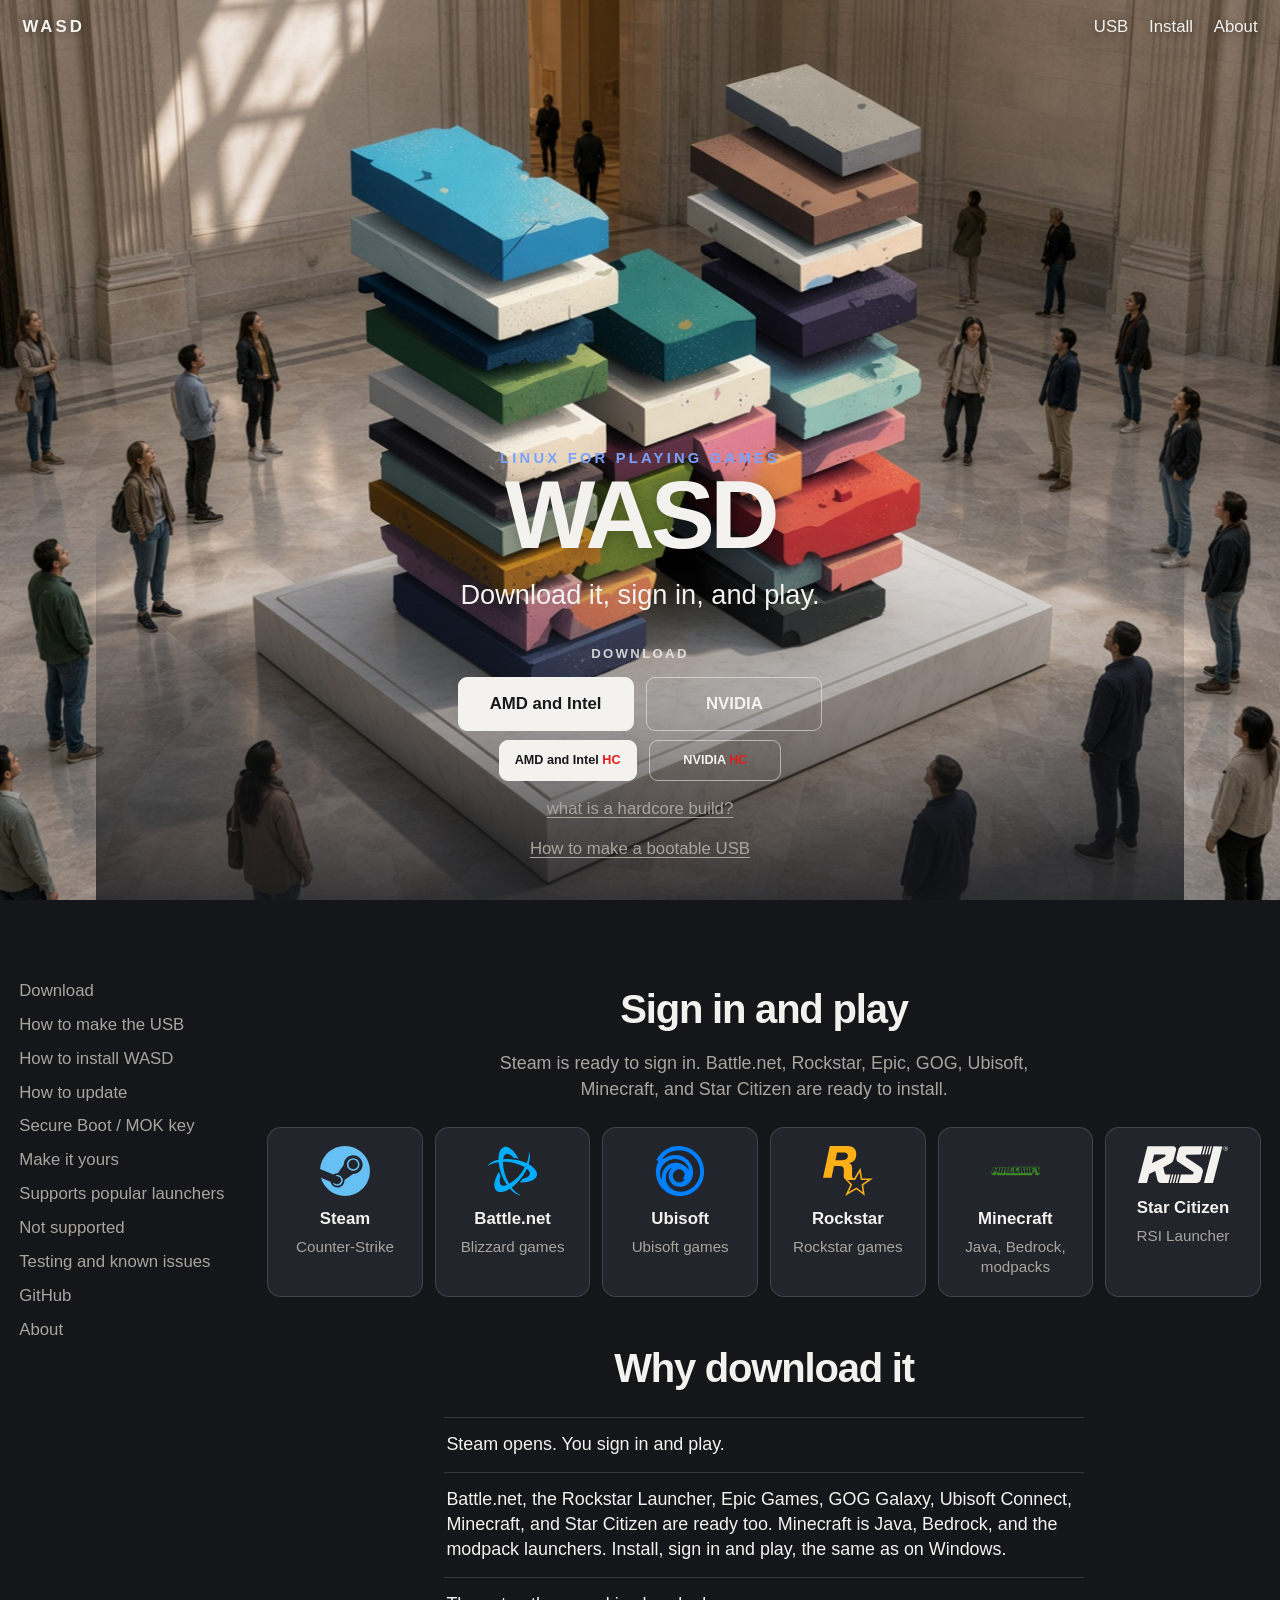
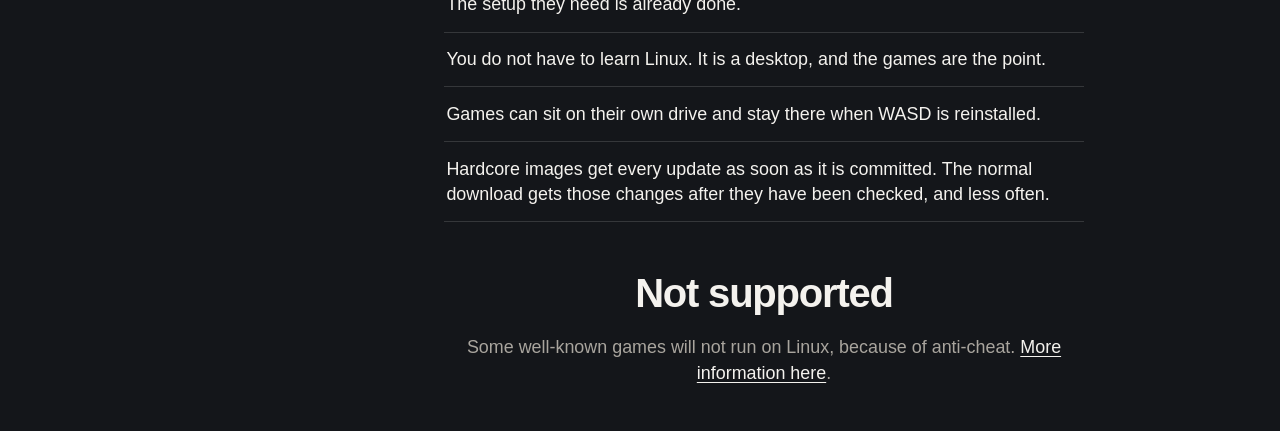
<file: site/index.html>
<!DOCTYPE html>
<html lang="en">
<head>
  <meta charset="utf-8">
  <meta name="viewport" content="width=device-width, initial-scale=1">
  <title>WASD</title>
  <meta name="description" content="A Linux system for playing games. Steam, Battle.net, Rockstar, Epic, GOG, Ubisoft, Minecraft, and Star Citizen are ready. Sign in and play, the same as on Windows.">
  <meta name="theme-color" content="#14161a">
  <link rel="icon" href="favicon.png" type="image/png">
  <link rel="stylesheet" href="styles.css?v=20261109-2">
  <meta property="og:title" content="WASD">
  <meta property="og:description" content="A Linux system for playing games. Steam, Battle.net, Rockstar, Epic, GOG, Ubisoft, Minecraft, and Star Citizen are ready. Sign in and play, the same as on Windows.">
  <meta property="og:type" content="website">
  <meta property="og:url" content="https://wasd.run/">
  <meta property="og:image" content="https://wasd.run/wasd-museum.jpg">
</head>
<body class="home">
  <img class="museum" src="wasd-museum.jpg" alt="A giant W of stacked slabs on a pedestal in a museum entrance.">

  <header class="bar">
    <a class="bar-mark" href="/">WASD</a>
    <nav>
      <a href="/usb">USB</a>
      <a href="/apps">Install</a>
      <a href="/about">About</a>
    </nav>
  </header>

  <main>
    <section class="intro wrap">
      <p class="kicker">Linux for playing games</p>
      <h1>WASD</h1>
      <p class="deck">Download it, sign in, and play.</p>
      <p class="get-label" id="downloads">Download</p>
      <p class="get">
        <a href="https://downloads.wasd.run/WASD.iso">AMD and Intel</a>
        <a class="alt" href="https://downloads.wasd.run/WASD-nvidia.iso">NVIDIA</a>
      </p>
      <p class="get hc">
        <a href="https://downloads.wasd.run/WASD-hardcore.iso">AMD and Intel <span>HC</span></a>
        <a class="alt" href="https://downloads.wasd.run/WASD-nvidia-hardcore.iso">NVIDIA <span>HC</span></a>
      </p>
      <p class="usb-link"><a href="/apps#hardcore">what is a hardcore build?</a></p>
      <p class="usb-link"><a href="/usb">How to make a bootable USB</a></p>
    </section>

    <div class="sheet">
    <div class="rail-block">
    <nav class="home-rail" aria-label="Guides">
      <a href="https://wasd.run/">Download</a>
      <a href="/usb">How to make the USB</a>
      <a href="/apps">How to install WASD</a>
      <a href="/update">How to update</a>
      <a href="/mok">Secure Boot / MOK key</a>
      <a href="/apps#wasd-look">Make it yours</a>
      <a href="/apps#launchers">Supports popular launchers</a>
      <a href="/anti-cheat">Not supported</a>
      <a href="/known-issues">Testing and known issues</a>
      <a href="https://github.com/rowge/wasd">GitHub</a>
      <a href="/about">About</a>
    </nav>
    <div class="rail-copy">

    <section class="play wrap">
      <h2>Sign in and play</h2>
      <p class="section-lead">Steam is ready to sign in. Battle.net, Rockstar, Epic, GOG, Ubisoft, Minecraft, and Star Citizen are ready to install.</p>
      <!-- Store marks are from Simple Icons, CC0. The RSI mark is the monochrome logo from robertsspaceindustries.com. -->
      <ul class="logos">
        <li>
          <img src="images/steam.svg" alt="">
          <strong>Steam</strong>
          <span>Counter-Strike</span>
        </li>
        <li>
          <img src="images/battlenet.svg" alt="">
          <strong>Battle.net</strong>
          <span>Blizzard games</span>
        </li>
        <li>
          <img src="images/ubisoft.svg" alt="">
          <strong>Ubisoft</strong>
          <span>Ubisoft games</span>
        </li>
        <li>
          <img src="images/rockstar.svg" alt="">
          <strong>Rockstar</strong>
          <span>Rockstar games</span>
        </li>
        <li>
          <img src="images/minecraft.svg" alt="">
          <strong>Minecraft</strong>
          <span>Java, Bedrock, modpacks</span>
        </li>
        <li>
          <img class="wide" src="images/starcitizen.svg" alt="">
          <strong>Star Citizen</strong>
          <span>RSI Launcher</span>
        </li>
      </ul>
    </section>

    <section class="why wrap">
      <h2>Why download it</h2>
      <ul class="points">
        <li>Steam opens. You sign in and play.</li>
        <li>Battle.net, the Rockstar Launcher, Epic Games, GOG Galaxy, Ubisoft Connect, Minecraft, and Star Citizen are ready too. Minecraft is Java, Bedrock, and the modpack launchers. Install, sign in and play, the same as on Windows.</li>
        <li>The setup they need is already done.</li>
        <li>You do not have to learn Linux. It is a desktop, and the games are the point.</li>
        <li>Games can sit on their own drive and stay there when WASD is reinstalled.</li>
        <li>Hardcore images get every update as soon as it is committed. The normal download gets those changes after they have been checked, and less often.</li>
      </ul>
    </section>

    <section class="why wrap" id="not-supported">
      <h2>Not supported</h2>
      <p class="section-lead">Some well-known games will not run on Linux, because of anti-cheat. <a href="/anti-cheat">More information here</a>.</p>
    </section>
    </div>
    </div>
    </div>
  </main>
</body>
</html>
</file>
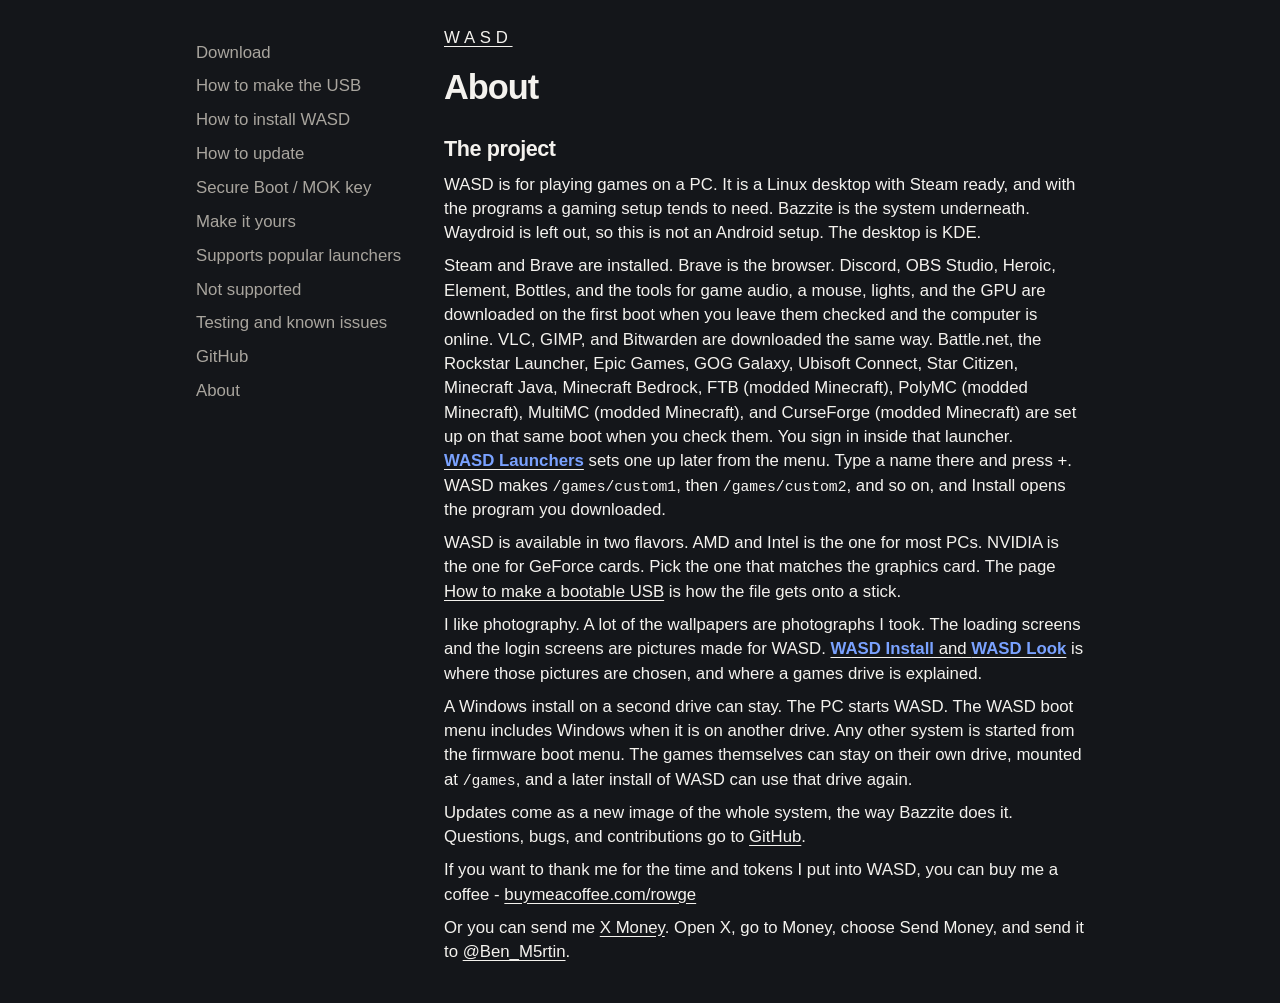
<file: site/about.html>
<!DOCTYPE html>
<html lang="en">
<head>
  <meta charset="utf-8">
  <meta name="viewport" content="width=device-width, initial-scale=1">
  <title>About — WASD</title>
  <meta name="description" content="WASD is a gaming system based on Bazzite, made for a PC.">
  <meta name="theme-color" content="#14161a">
  <link rel="icon" href="favicon.png" type="image/png">
  <link rel="stylesheet" href="styles.css?v=20261031-4">
</head>
<body class="guide">
  <div class="guide-rail">
  <nav class="home-rail" aria-label="Guides">
    <a href="https://wasd.run/">Download</a>
    <a href="/usb">How to make the USB</a>
    <a href="/apps">How to install WASD</a>
    <a href="/update">How to update</a>
    <a href="/mok">Secure Boot / MOK key</a>
    <a href="/apps#wasd-look">Make it yours</a>
    <a href="/apps#launchers">Supports popular launchers</a>
    <a href="/anti-cheat">Not supported</a>
    <a href="/known-issues">Testing and known issues</a>
    <a href="https://github.com/rowge/wasd">GitHub</a>
    <a href="/about">About</a>
  </nav>
  <main>
    <p class="back"><a href="/">WASD</a></p>
    <h1>About</h1>
    <h2>The project</h2>
    <p>WASD is for playing games on a PC. It is a Linux desktop with Steam ready, and with the programs a gaming setup tends to need. Bazzite is the system underneath. Waydroid is left out, so this is not an Android setup. The desktop is KDE.</p>
    <p>Steam and Brave are installed. Brave is the browser. Discord, OBS Studio, Heroic, Element, Bottles, and the tools for game audio, a mouse, lights, and the GPU are downloaded on the first boot when you leave them checked and the computer is online. VLC, GIMP, and Bitwarden are downloaded the same way. Battle.net, the Rockstar Launcher, Epic Games, GOG Galaxy, Ubisoft Connect, Star Citizen, Minecraft Java, Minecraft Bedrock, FTB (modded Minecraft), PolyMC (modded Minecraft), MultiMC (modded Minecraft), and CurseForge (modded Minecraft) are set up on that same boot when you check them. You sign in inside that launcher. <a href="/apps#launchers"><span class="app">WASD Launchers</span></a> sets one up later from the menu. Type a name there and press +. WASD makes <code>/games/custom1</code>, then <code>/games/custom2</code>, and so on, and Install opens the program you downloaded.</p>
    <p>WASD is available in two flavors. AMD and Intel is the one for most PCs. NVIDIA is the one for GeForce cards. Pick the one that matches the graphics card. The page <a href="/usb">How to make a bootable USB</a> is how the file gets onto a stick.</p>
    <p>I like photography. A lot of the wallpapers are photographs I took. The loading screens and the login screens are pictures made for WASD. <a href="/apps"><span class="app">WASD Install</span> and <span class="app">WASD Look</span></a> is where those pictures are chosen, and where a games drive is explained.</p>
    <p>A Windows install on a second drive can stay. The PC starts WASD. The WASD boot menu includes Windows when it is on another drive. Any other system is started from the firmware boot menu. The games themselves can stay on their own drive, mounted at <code>/games</code>, and a later install of WASD can use that drive again.</p>
    <p>Updates come as a new image of the whole system, the way Bazzite does it. Questions, bugs, and contributions go to <a href="https://github.com/rowge/wasd">GitHub</a>.</p>
    <p>If you want to thank me for the time and tokens I put into WASD, you can buy me a coffee - <a href="https://buymeacoffee.com/rowge">buymeacoffee.com/rowge</a></p>
    <p>Or you can send me <a href="https://money.x.com">X Money</a>. Open X, go to Money, choose Send Money, and send it to <a href="https://x.com/Ben_M5rtin">@Ben_M5rtin</a>.</p>
  </main>
  </div>
</body>
</html>
</file>
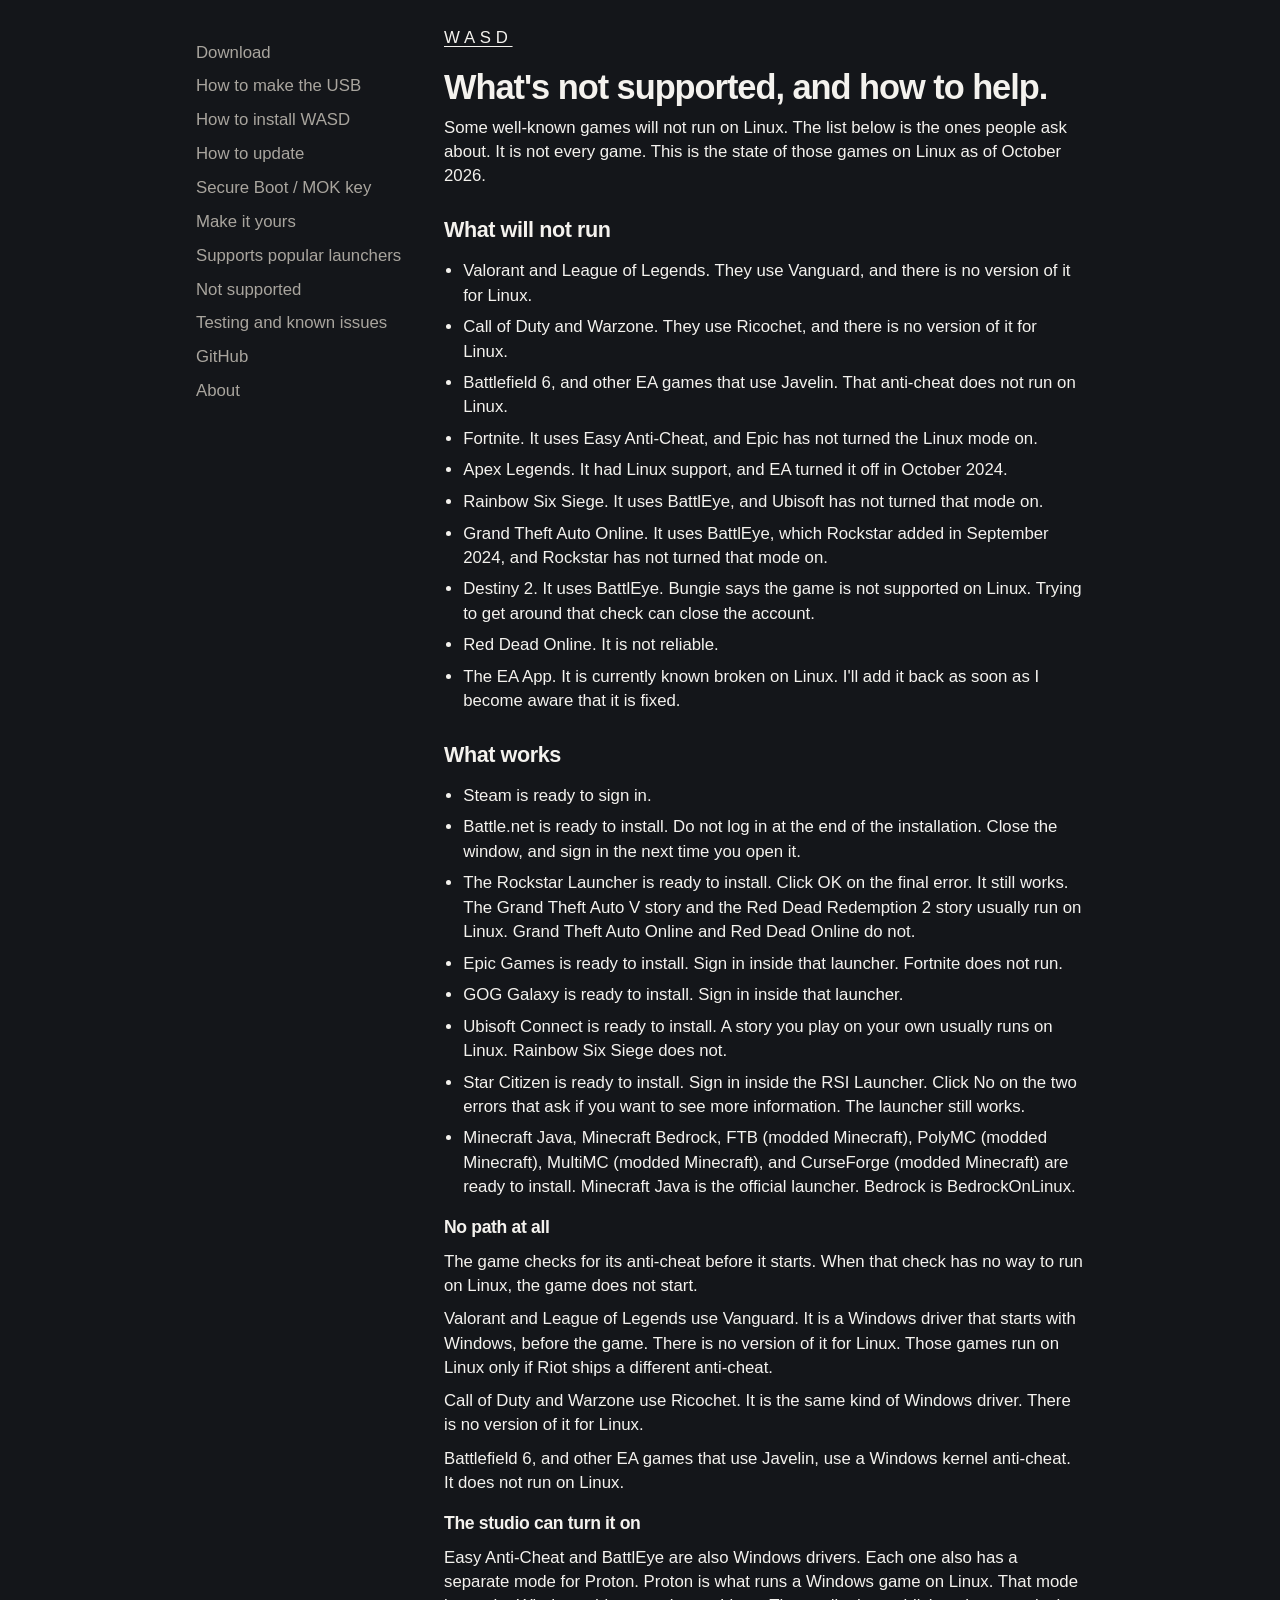
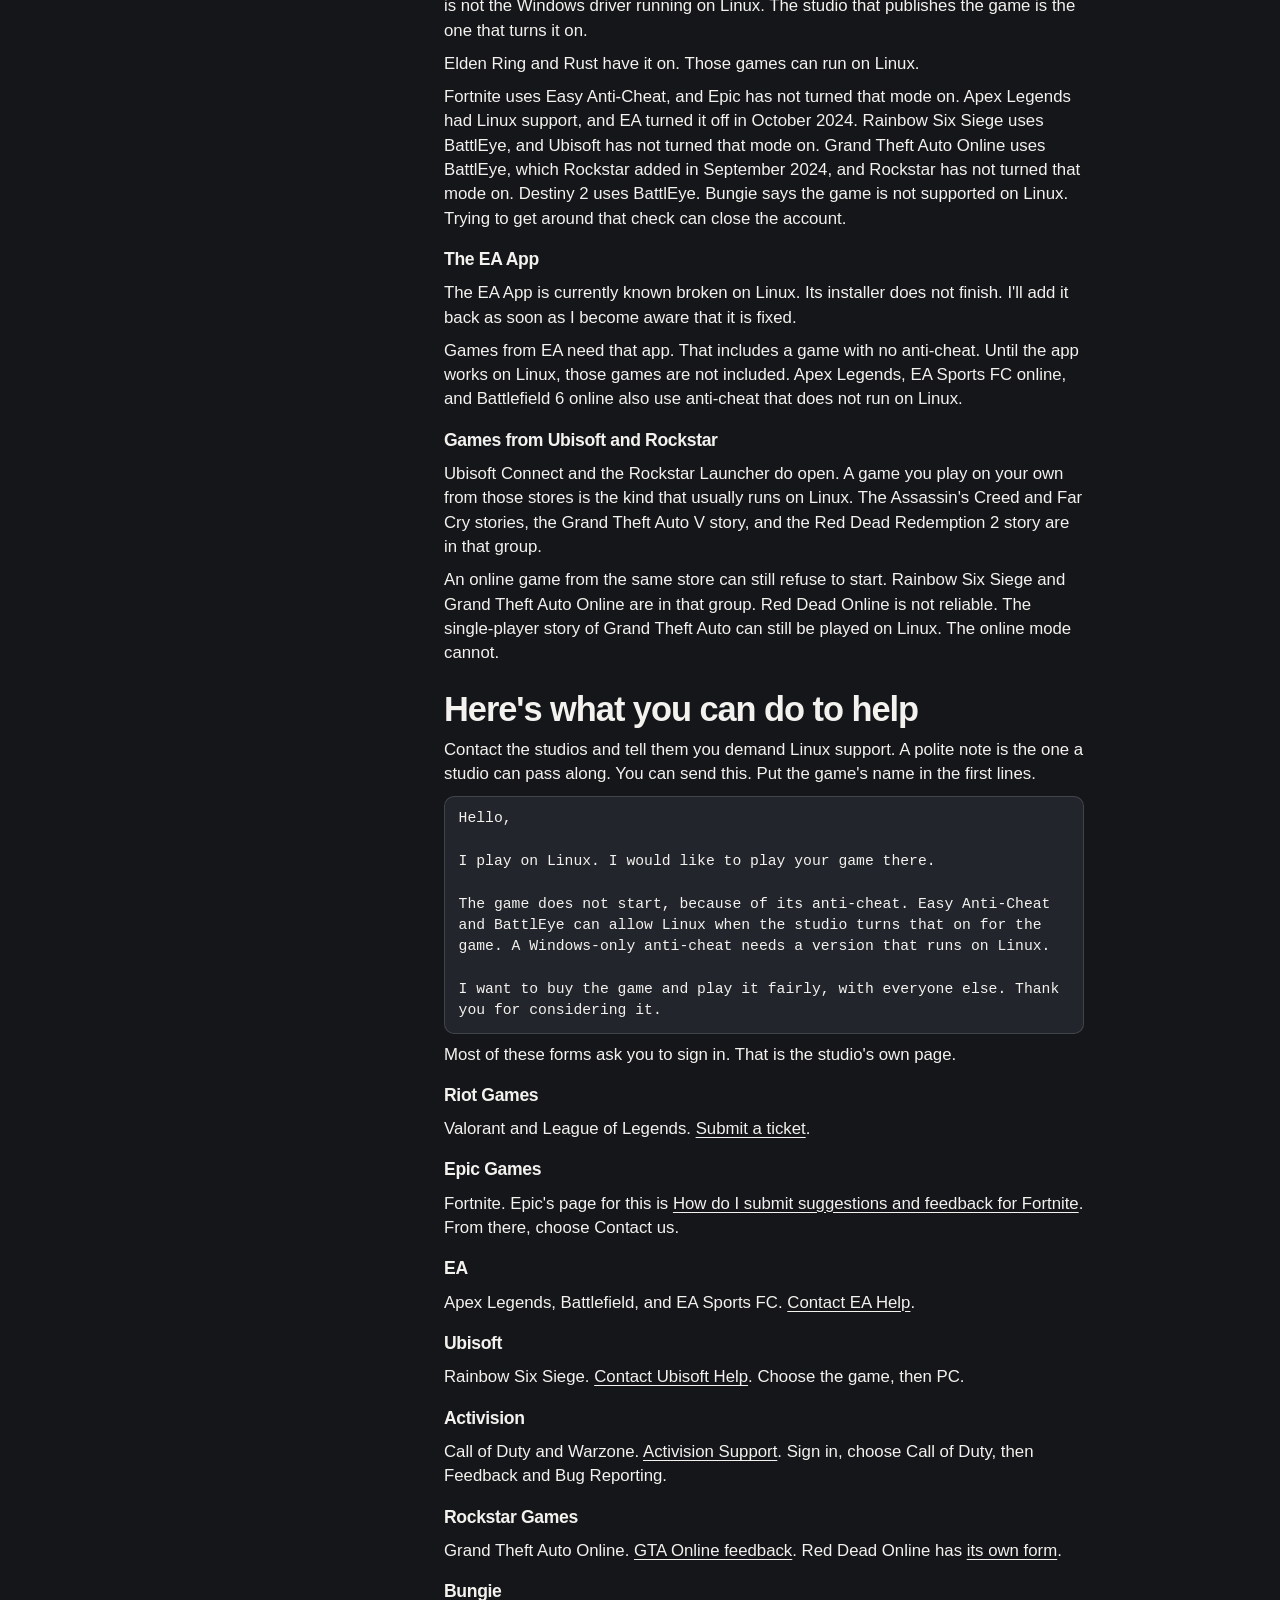
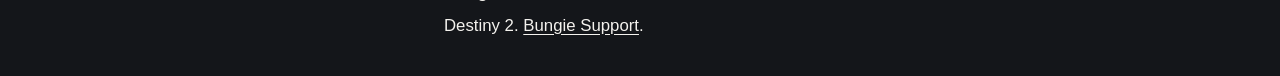
<file: site/anti-cheat.html>
<!DOCTYPE html>
<html lang="en">
<head>
  <meta charset="utf-8">
  <meta name="viewport" content="width=device-width, initial-scale=1">
  <title>What's not supported, and how to help. — WASD</title>
  <meta name="description" content="What will not run on Linux, including the EA App, and how to ask the studios for support.">
  <meta name="theme-color" content="#14161a">
  <link rel="icon" href="favicon.png" type="image/png">
  <link rel="stylesheet" href="styles.css?v=20261031-4">
</head>
<body class="guide">
  <div class="guide-rail">
  <nav class="home-rail" aria-label="Guides">
    <a href="https://wasd.run/">Download</a>
    <a href="/usb">How to make the USB</a>
    <a href="/apps">How to install WASD</a>
    <a href="/update">How to update</a>
    <a href="/mok">Secure Boot / MOK key</a>
    <a href="/apps#wasd-look">Make it yours</a>
    <a href="/apps#launchers">Supports popular launchers</a>
    <a href="/anti-cheat">Not supported</a>
    <a href="/known-issues">Testing and known issues</a>
    <a href="https://github.com/rowge/wasd">GitHub</a>
    <a href="/about">About</a>
  </nav>
  <main>
    <p class="back"><a href="/">WASD</a></p>
    <h1>What's not supported, and how to help.</h1>
    <p>Some well-known games will not run on Linux. The list below is the ones people ask about. It is not every game. This is the state of those games on Linux as of October 2026.</p>

    <h2>What will not run</h2>
    <ul class="missing">
      <li>Valorant and League of Legends. They use Vanguard, and there is no version of it for Linux.</li>
      <li>Call of Duty and Warzone. They use Ricochet, and there is no version of it for Linux.</li>
      <li>Battlefield 6, and other EA games that use Javelin. That anti-cheat does not run on Linux.</li>
      <li>Fortnite. It uses Easy Anti-Cheat, and Epic has not turned the Linux mode on.</li>
      <li>Apex Legends. It had Linux support, and EA turned it off in October 2024.</li>
      <li>Rainbow Six Siege. It uses BattlEye, and Ubisoft has not turned that mode on.</li>
      <li>Grand Theft Auto Online. It uses BattlEye, which Rockstar added in September 2024, and Rockstar has not turned that mode on.</li>
      <li>Destiny 2. It uses BattlEye. Bungie says the game is not supported on Linux. Trying to get around that check can close the account.</li>
      <li>Red Dead Online. It is not reliable.</li>
      <li>The EA App. It is currently known broken on Linux. I'll add it back as soon as I become aware that it is fixed.</li>
    </ul>

    <h2>What works</h2>
    <ul class="works">
      <li>Steam is ready to sign in.</li>
      <li>Battle.net is ready to install. Do not log in at the end of the installation. Close the window, and sign in the next time you open it.</li>
      <li>The Rockstar Launcher is ready to install. Click OK on the final error. It still works. The Grand Theft Auto V story and the Red Dead Redemption 2 story usually run on Linux. Grand Theft Auto Online and Red Dead Online do not.</li>
      <li>Epic Games is ready to install. Sign in inside that launcher. Fortnite does not run.</li>
      <li>GOG Galaxy is ready to install. Sign in inside that launcher.</li>
      <li>Ubisoft Connect is ready to install. A story you play on your own usually runs on Linux. Rainbow Six Siege does not.</li>
      <li>Star Citizen is ready to install. Sign in inside the RSI Launcher. Click No on the two errors that ask if you want to see more information. The launcher still works.</li>
      <li>Minecraft Java, Minecraft Bedrock, FTB (modded Minecraft), PolyMC (modded Minecraft), MultiMC (modded Minecraft), and CurseForge (modded Minecraft) are ready to install. Minecraft Java is the official launcher. Bedrock is BedrockOnLinux.</li>
    </ul>

    <h3>No path at all</h3>
    <p>The game checks for its anti-cheat before it starts. When that check has no way to run on Linux, the game does not start.</p>
    <p>Valorant and League of Legends use Vanguard. It is a Windows driver that starts with Windows, before the game. There is no version of it for Linux. Those games run on Linux only if Riot ships a different anti-cheat.</p>
    <p>Call of Duty and Warzone use Ricochet. It is the same kind of Windows driver. There is no version of it for Linux.</p>
    <p>Battlefield 6, and other EA games that use Javelin, use a Windows kernel anti-cheat. It does not run on Linux.</p>
    <h3>The studio can turn it on</h3>
    <p>Easy Anti-Cheat and BattlEye are also Windows drivers. Each one also has a separate mode for Proton. Proton is what runs a Windows game on Linux. That mode is not the Windows driver running on Linux. The studio that publishes the game is the one that turns it on.</p>
    <p>Elden Ring and Rust have it on. Those games can run on Linux.</p>
    <p>Fortnite uses Easy Anti-Cheat, and Epic has not turned that mode on. Apex Legends had Linux support, and EA turned it off in October 2024. Rainbow Six Siege uses BattlEye, and Ubisoft has not turned that mode on. Grand Theft Auto Online uses BattlEye, which Rockstar added in September 2024, and Rockstar has not turned that mode on. Destiny 2 uses BattlEye. Bungie says the game is not supported on Linux. Trying to get around that check can close the account.</p>
    <h3>The EA App</h3>
    <p>The EA App is currently known broken on Linux. Its installer does not finish. I'll add it back as soon as I become aware that it is fixed.</p>
    <p>Games from EA need that app. That includes a game with no anti-cheat. Until the app works on Linux, those games are not included. Apex Legends, EA Sports FC online, and Battlefield 6 online also use anti-cheat that does not run on Linux.</p>
    <h3>Games from Ubisoft and Rockstar</h3>
    <p>Ubisoft Connect and the Rockstar Launcher do open. A game you play on your own from those stores is the kind that usually runs on Linux. The Assassin's Creed and Far Cry stories, the Grand Theft Auto V story, and the Red Dead Redemption 2 story are in that group.</p>
    <p>An online game from the same store can still refuse to start. Rainbow Six Siege and Grand Theft Auto Online are in that group. Red Dead Online is not reliable. The single-player story of Grand Theft Auto can still be played on Linux. The online mode cannot.</p>

    <h2 class="help">Here's what you can do to help</h2>
    <p>Contact the studios and tell them you demand Linux support. A polite note is the one a studio can pass along. You can send this. Put the game's name in the first lines.</p>
    <pre class="letter">Hello,

I play on Linux. I would like to play your game there.

The game does not start, because of its anti-cheat. Easy Anti-Cheat and BattlEye can allow Linux when the studio turns that on for the game. A Windows-only anti-cheat needs a version that runs on Linux.

I want to buy the game and play it fairly, with everyone else. Thank you for considering it.</pre>
    <p>Most of these forms ask you to sign in. That is the studio's own page.</p>
    <h3>Riot Games</h3>
    <p>Valorant and League of Legends. <a href="https://support.riotgames.com/en-us/riot/tickets/submit">Submit a ticket</a>.</p>
    <h3>Epic Games</h3>
    <p>Fortnite. Epic's page for this is <a href="https://www.epicgames.com/help/fortnite-battle-royale-c-34254770/gameplay-c-33726977/how-do-i-submit-suggestions-and-feedback-for-fortnite-a15673427">How do I submit suggestions and feedback for Fortnite</a>. From there, choose Contact us.</p>
    <h3>EA</h3>
    <p>Apex Legends, Battlefield, and EA Sports FC. <a href="https://help.ea.com/en/contact-us/">Contact EA Help</a>.</p>
    <h3>Ubisoft</h3>
    <p>Rainbow Six Siege. <a href="https://www.ubisoft.com/en-us/help/contact">Contact Ubisoft Help</a>. Choose the game, then PC.</p>
    <h3>Activision</h3>
    <p>Call of Duty and Warzone. <a href="https://support.activision.com/">Activision Support</a>. Sign in, choose Call of Duty, then Feedback and Bug Reporting.</p>
    <h3>Rockstar Games</h3>
    <p>Grand Theft Auto Online. <a href="https://www.rockstargames.com/gta-online/feedback">GTA Online feedback</a>. Red Dead Online has <a href="https://www.rockstargames.com/reddeadonline/feedback">its own form</a>.</p>
    <h3>Bungie</h3>
    <p>Destiny 2. <a href="https://www.bungie.net/7/en/Support">Bungie Support</a>.</p>
  </main>
  </div>
</body>
</html>
</file>
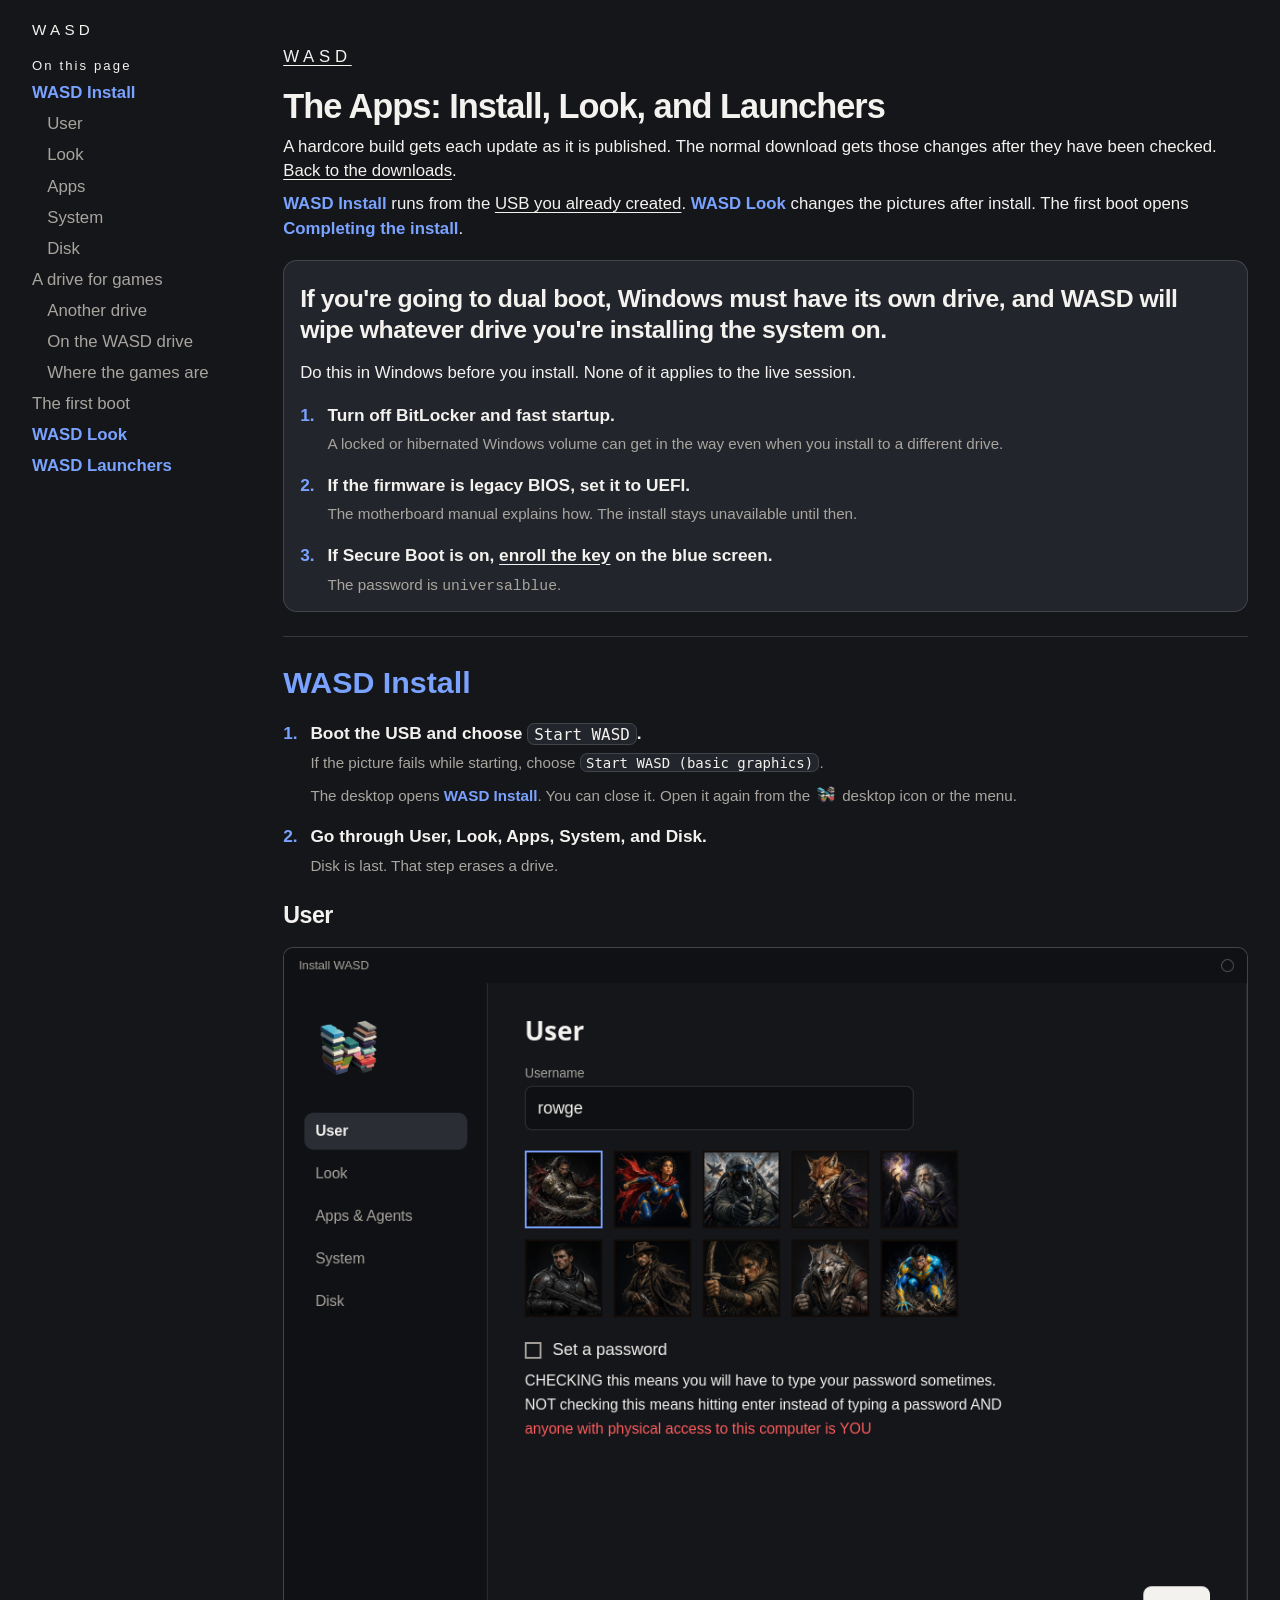
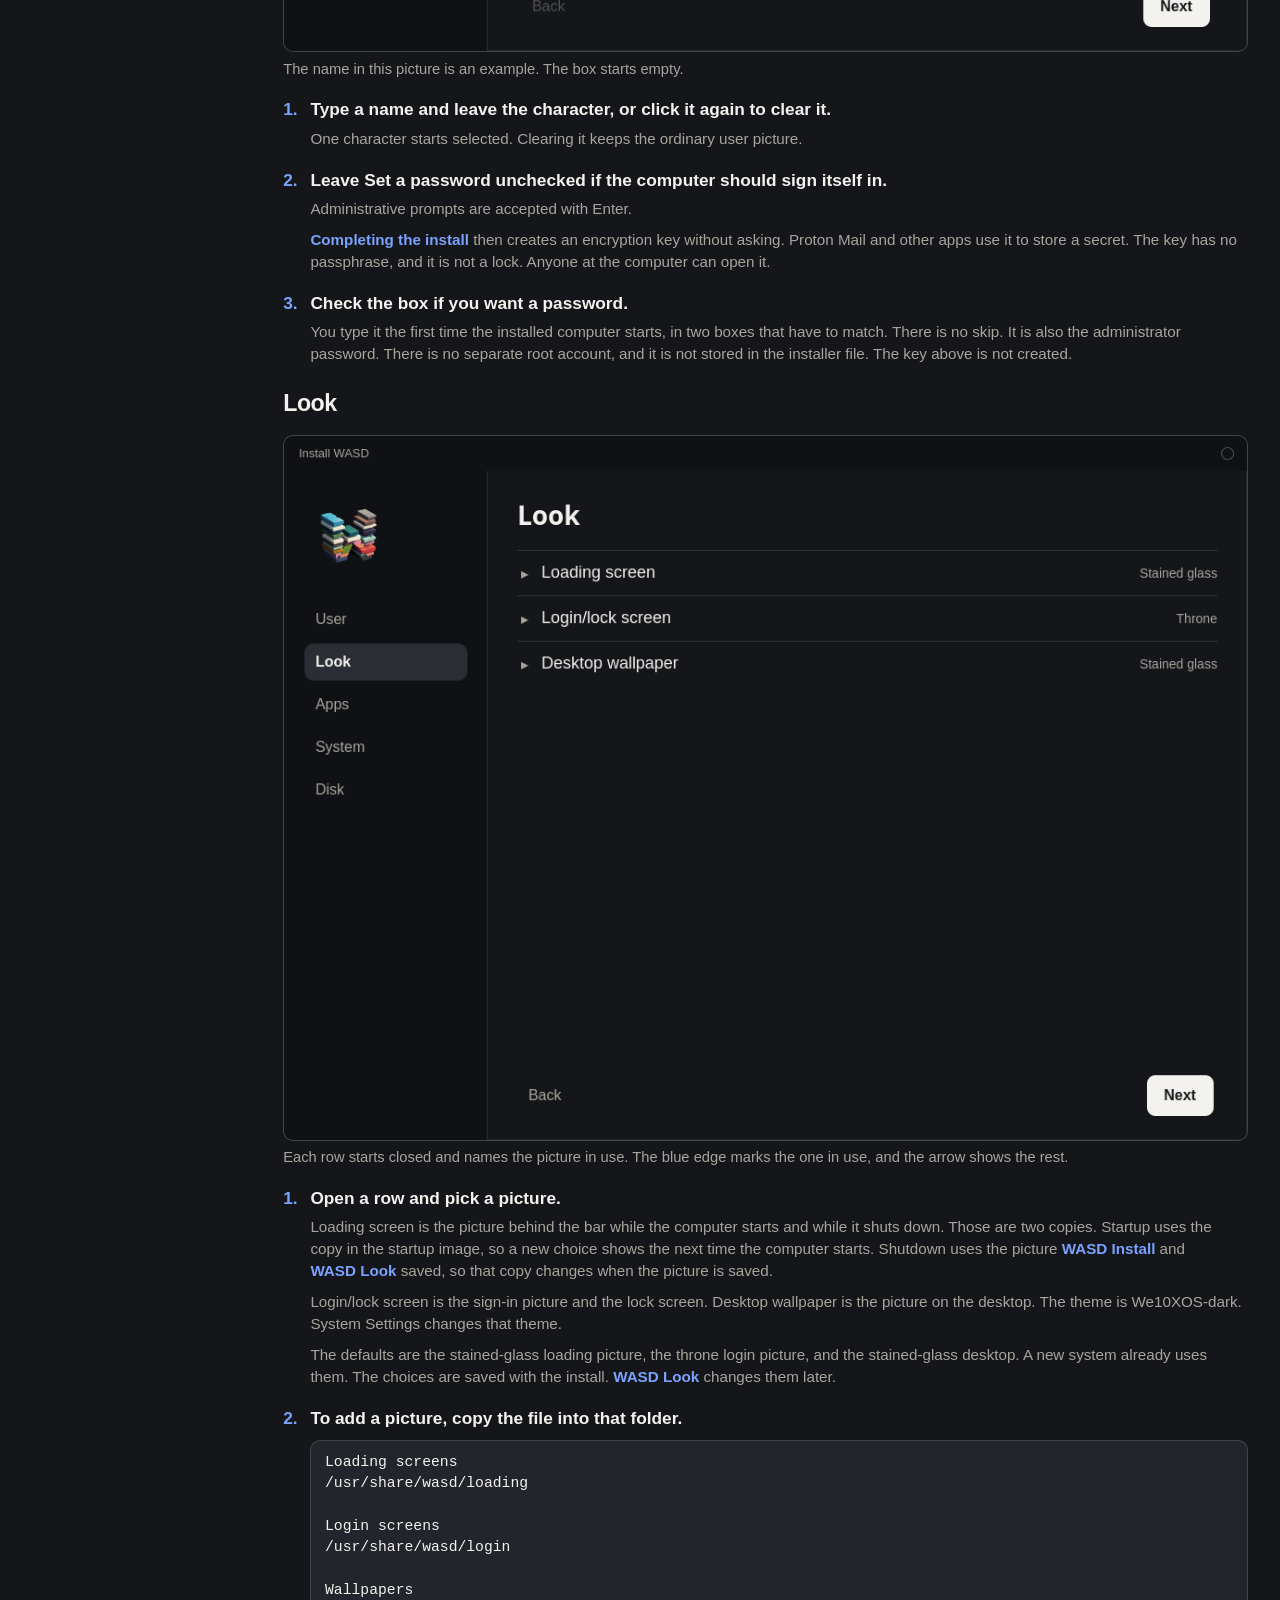
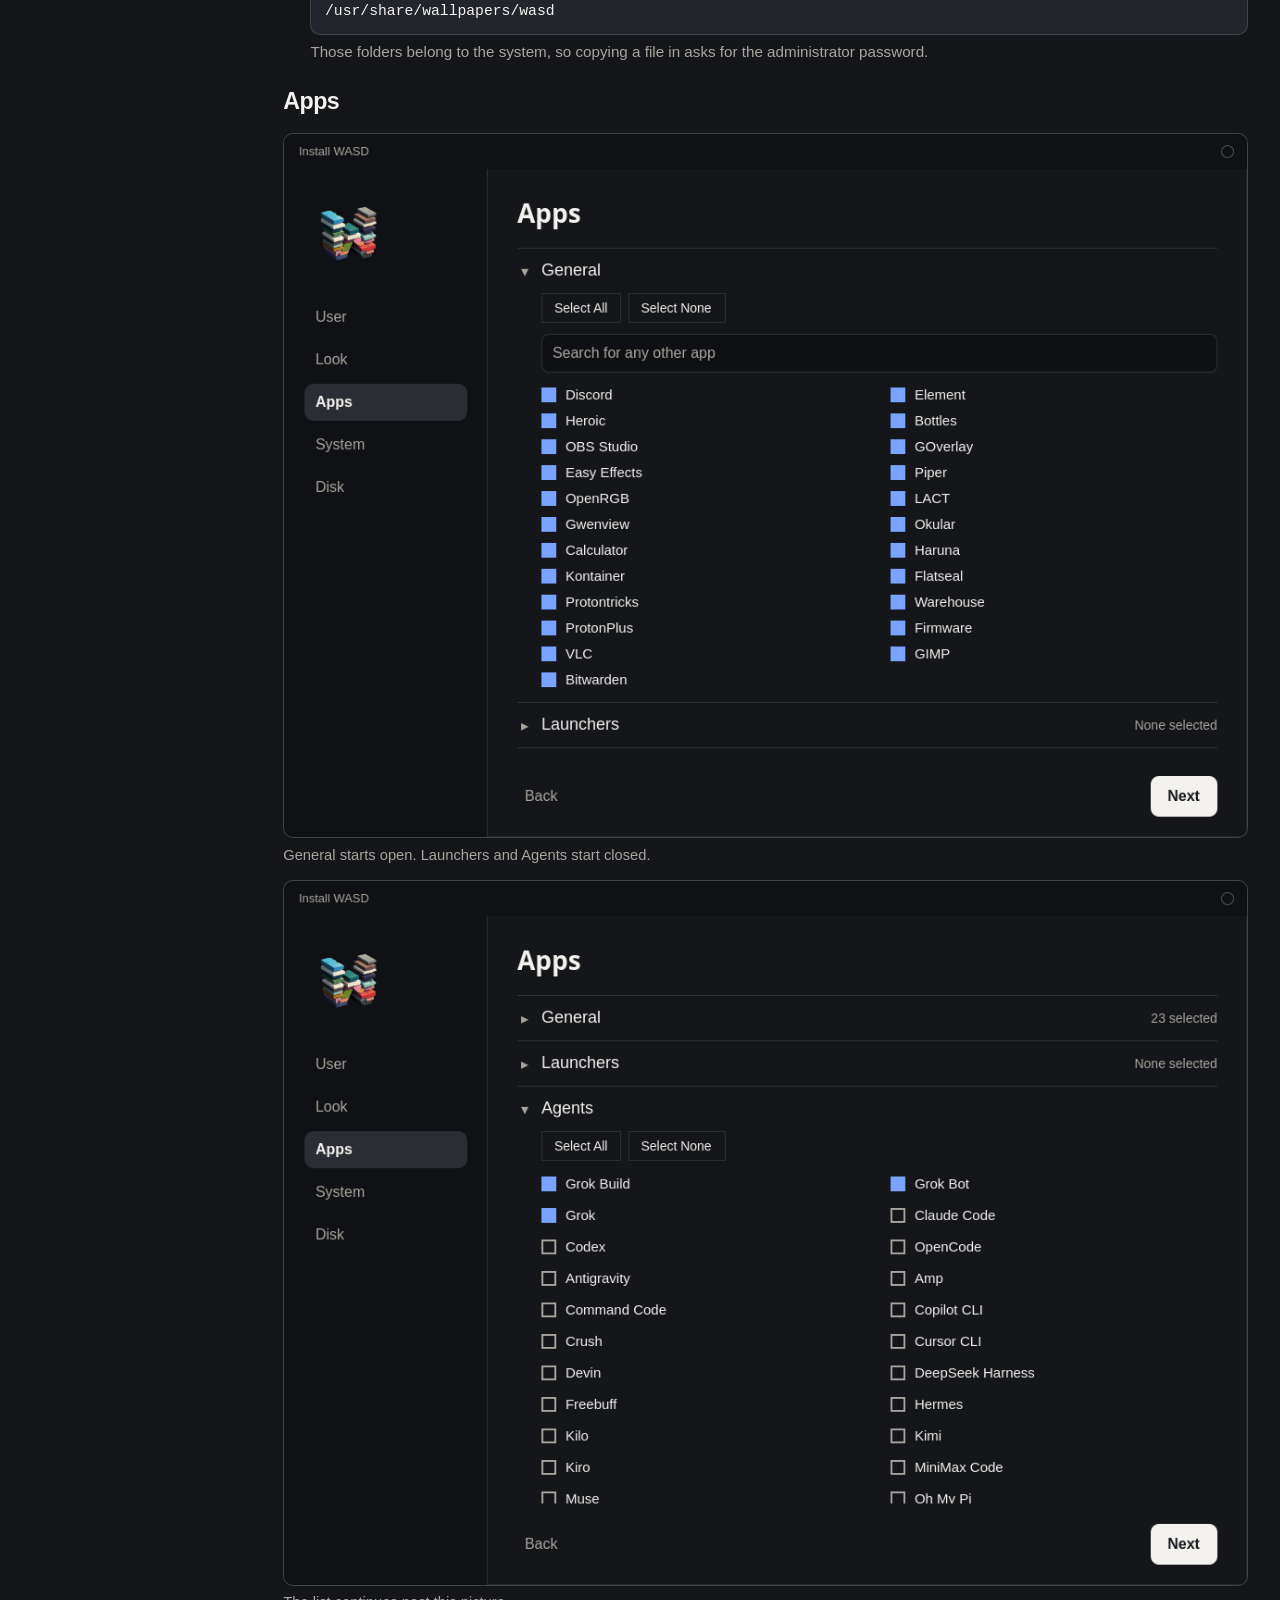
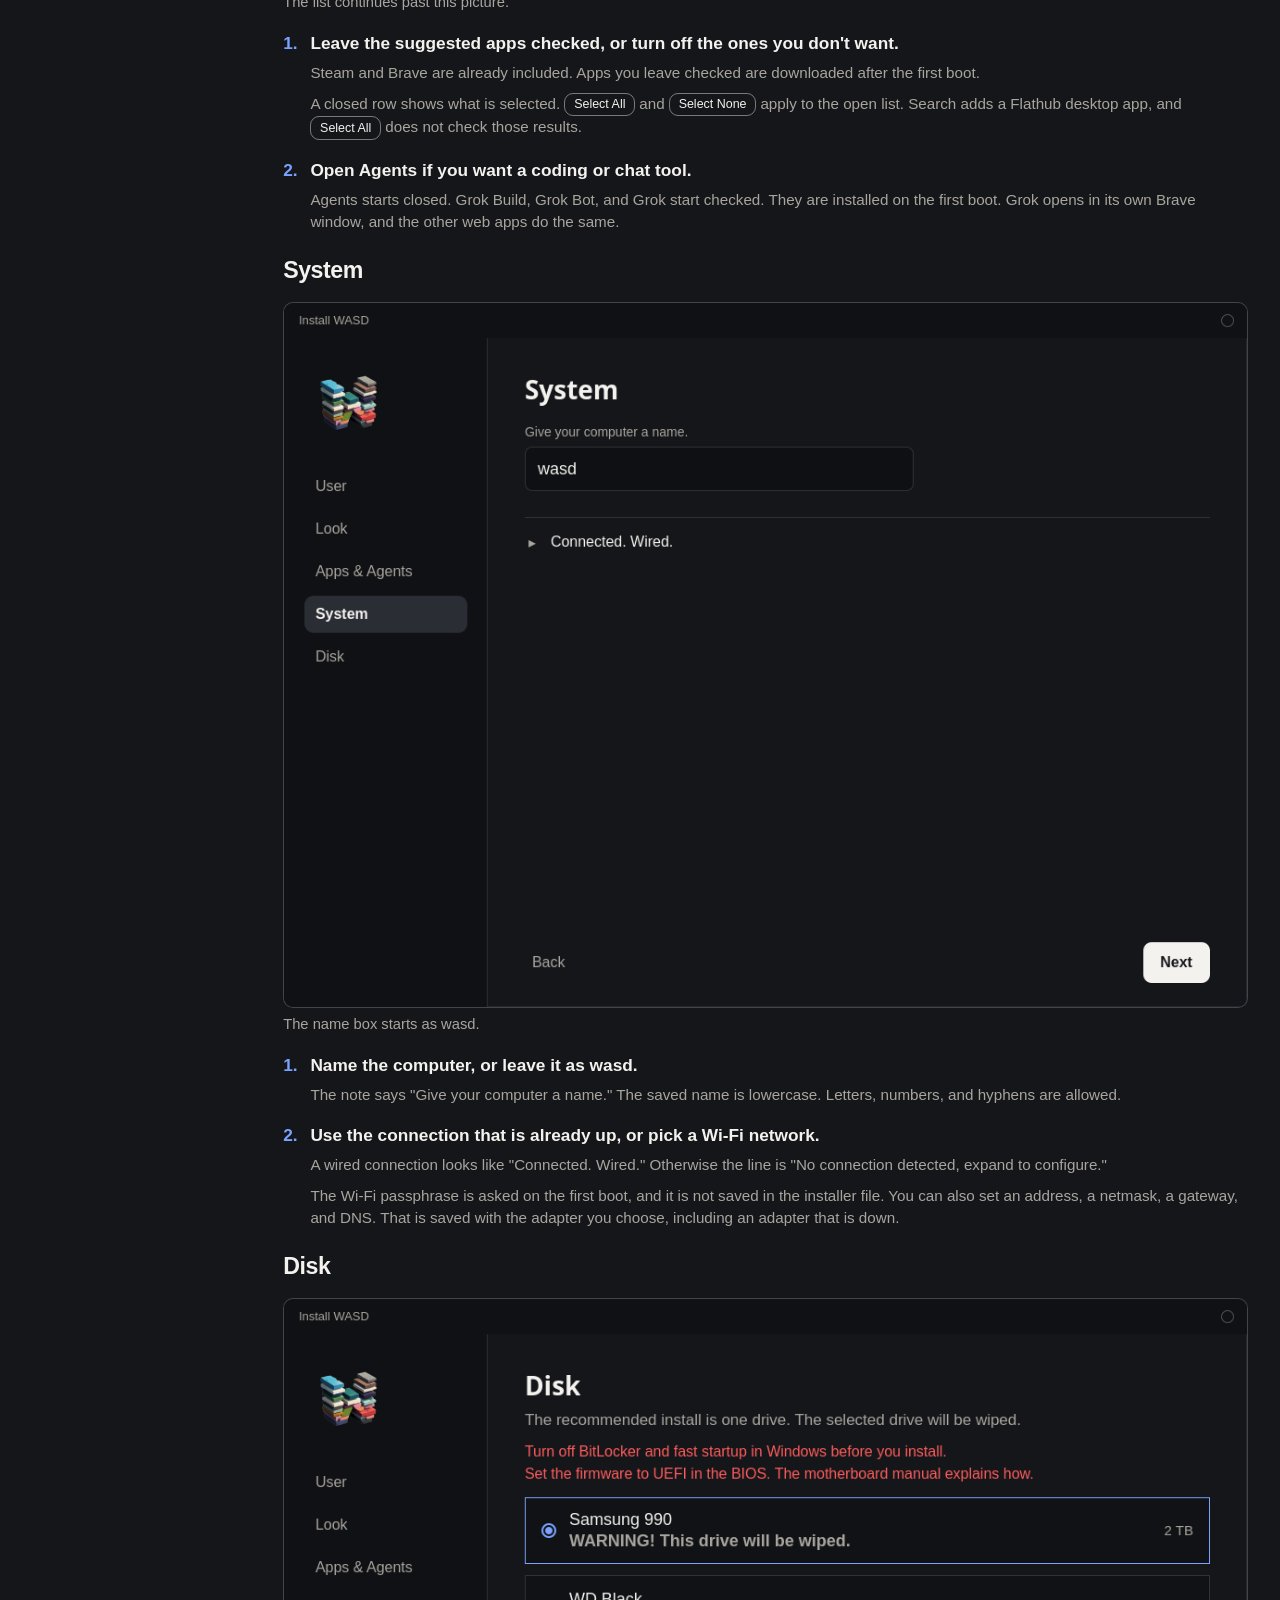
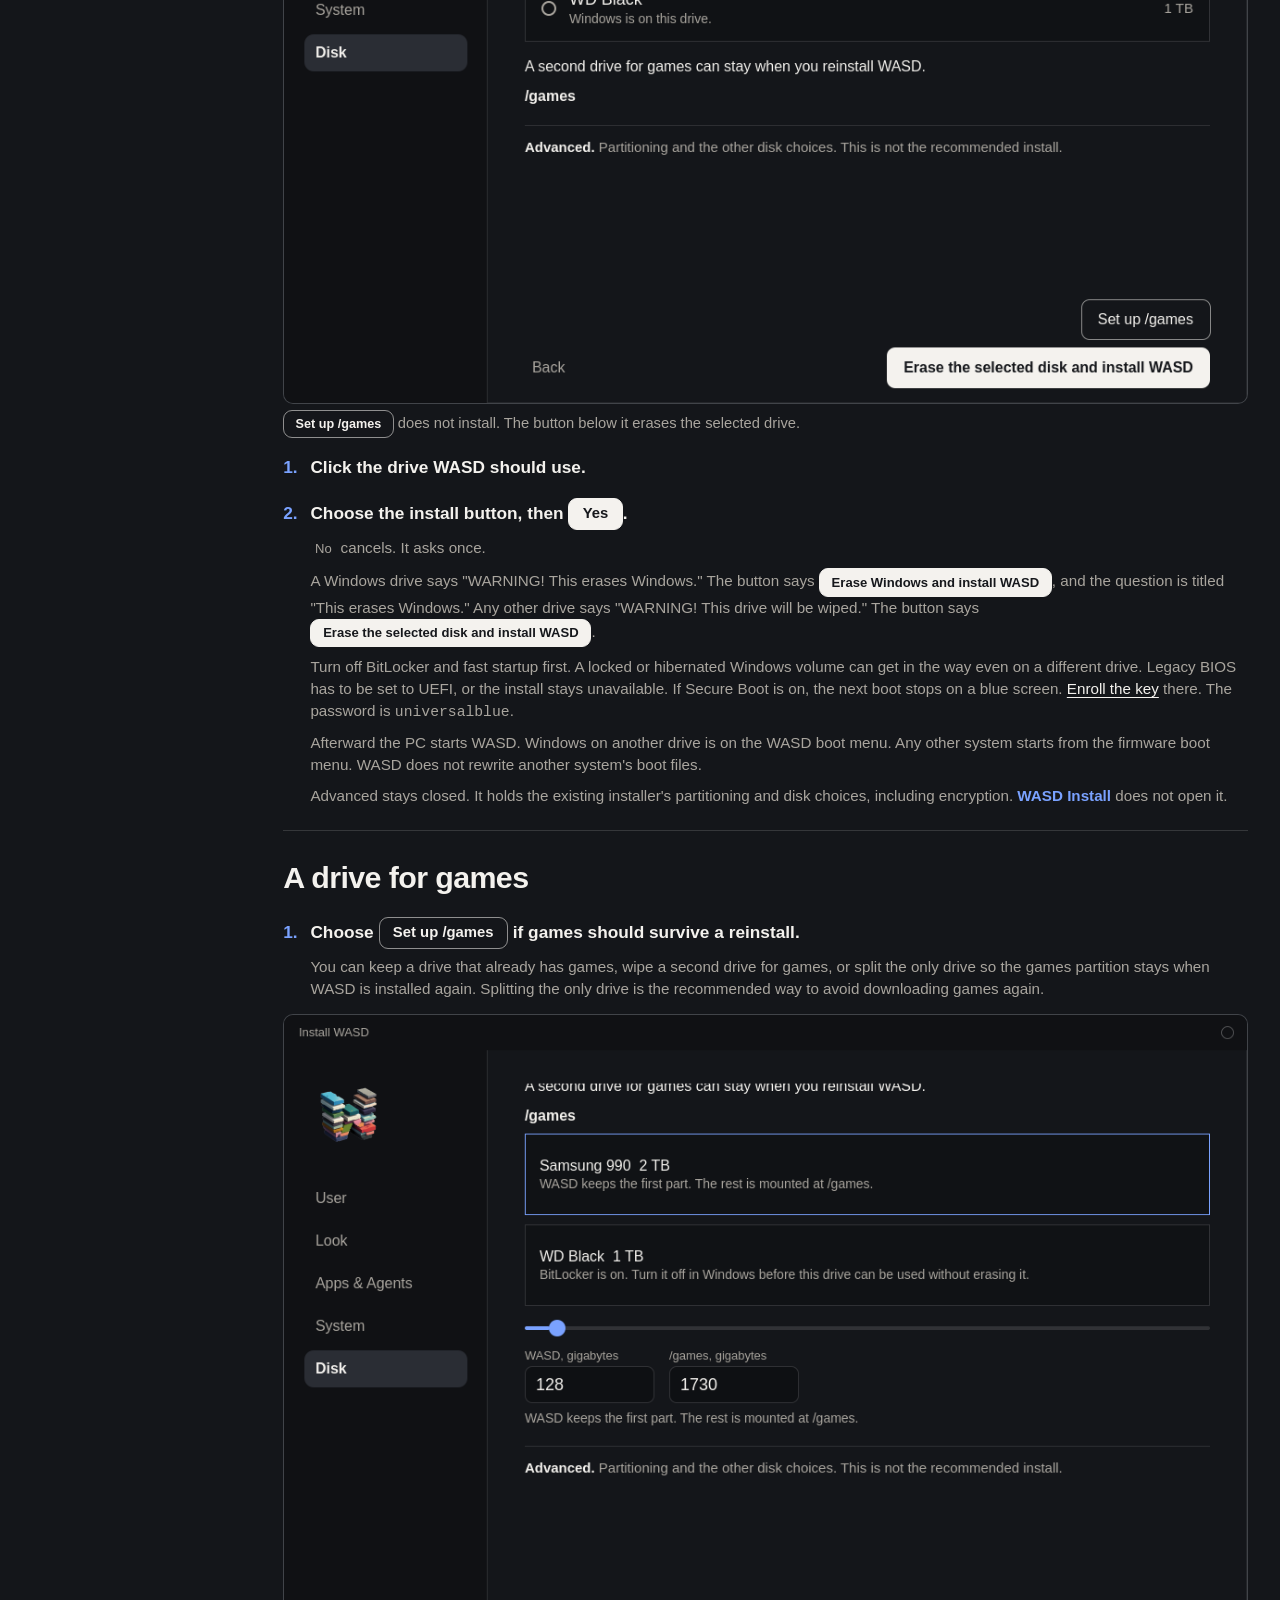
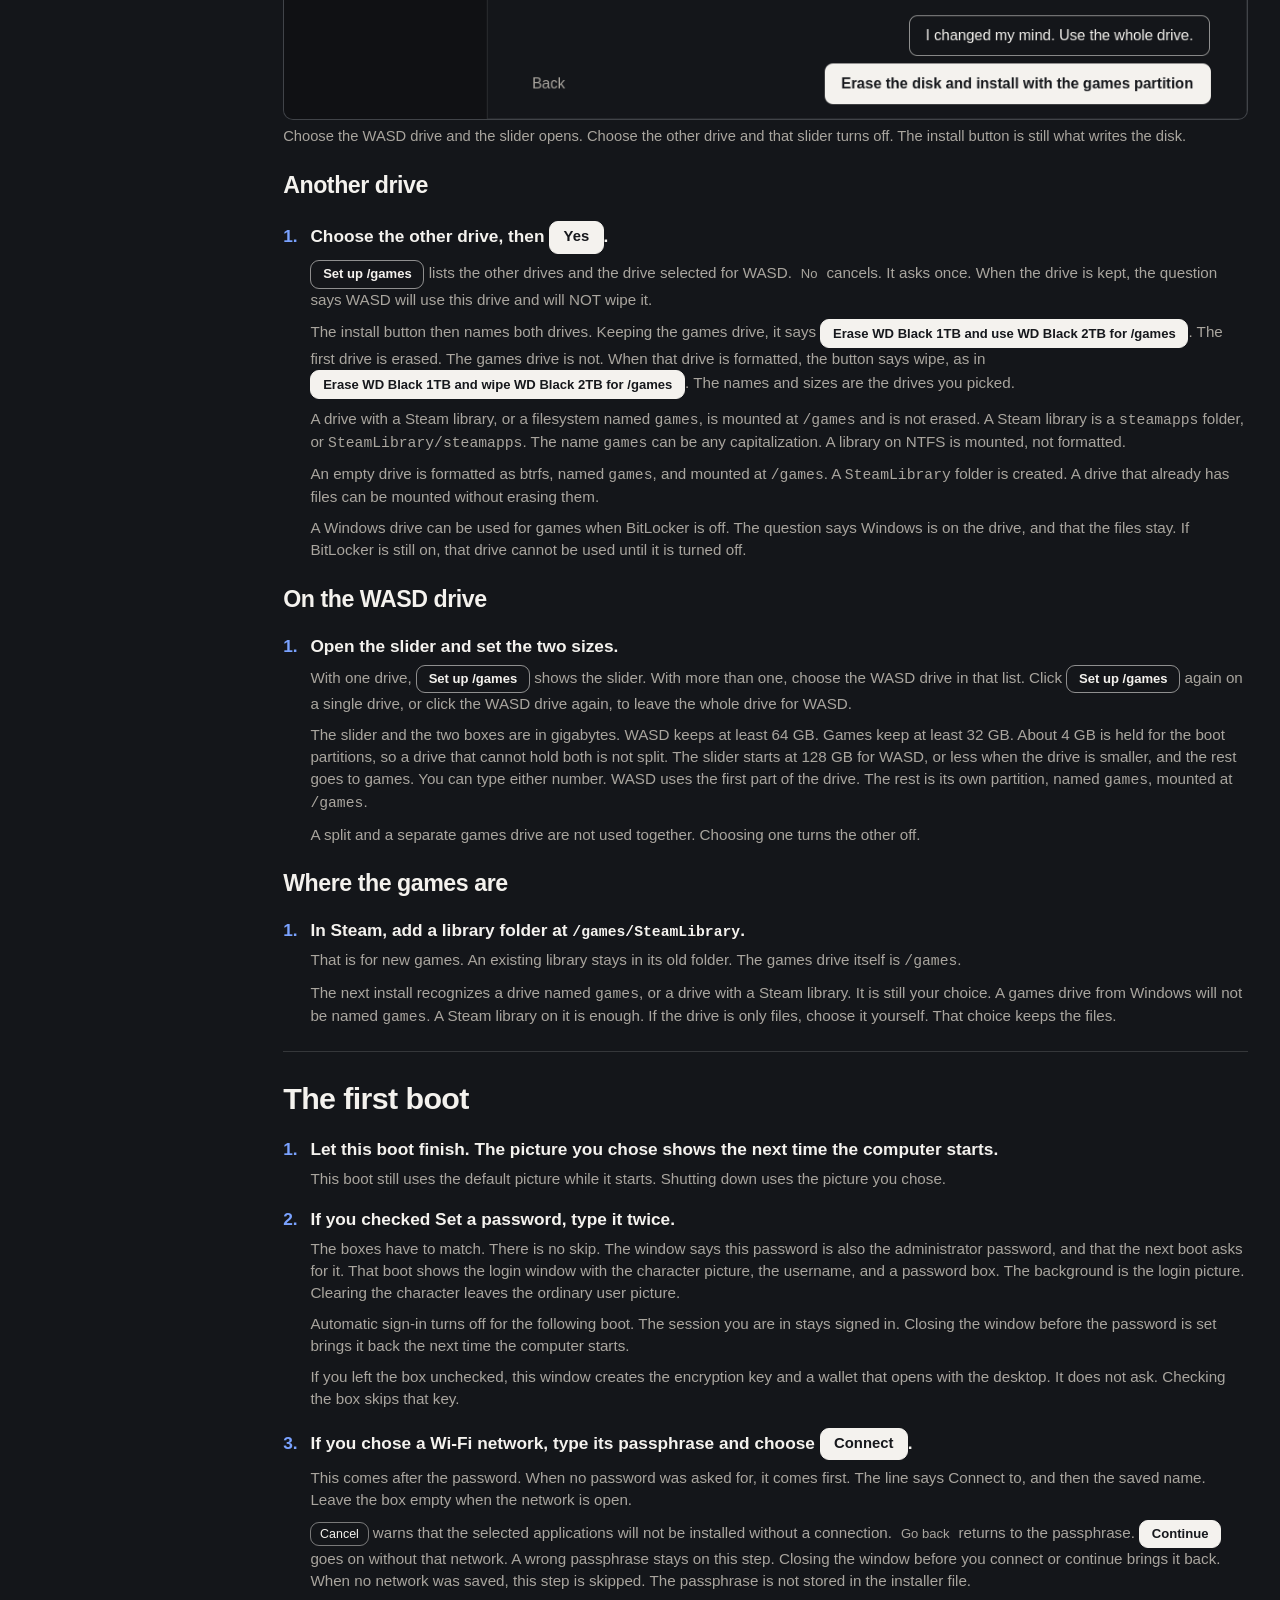
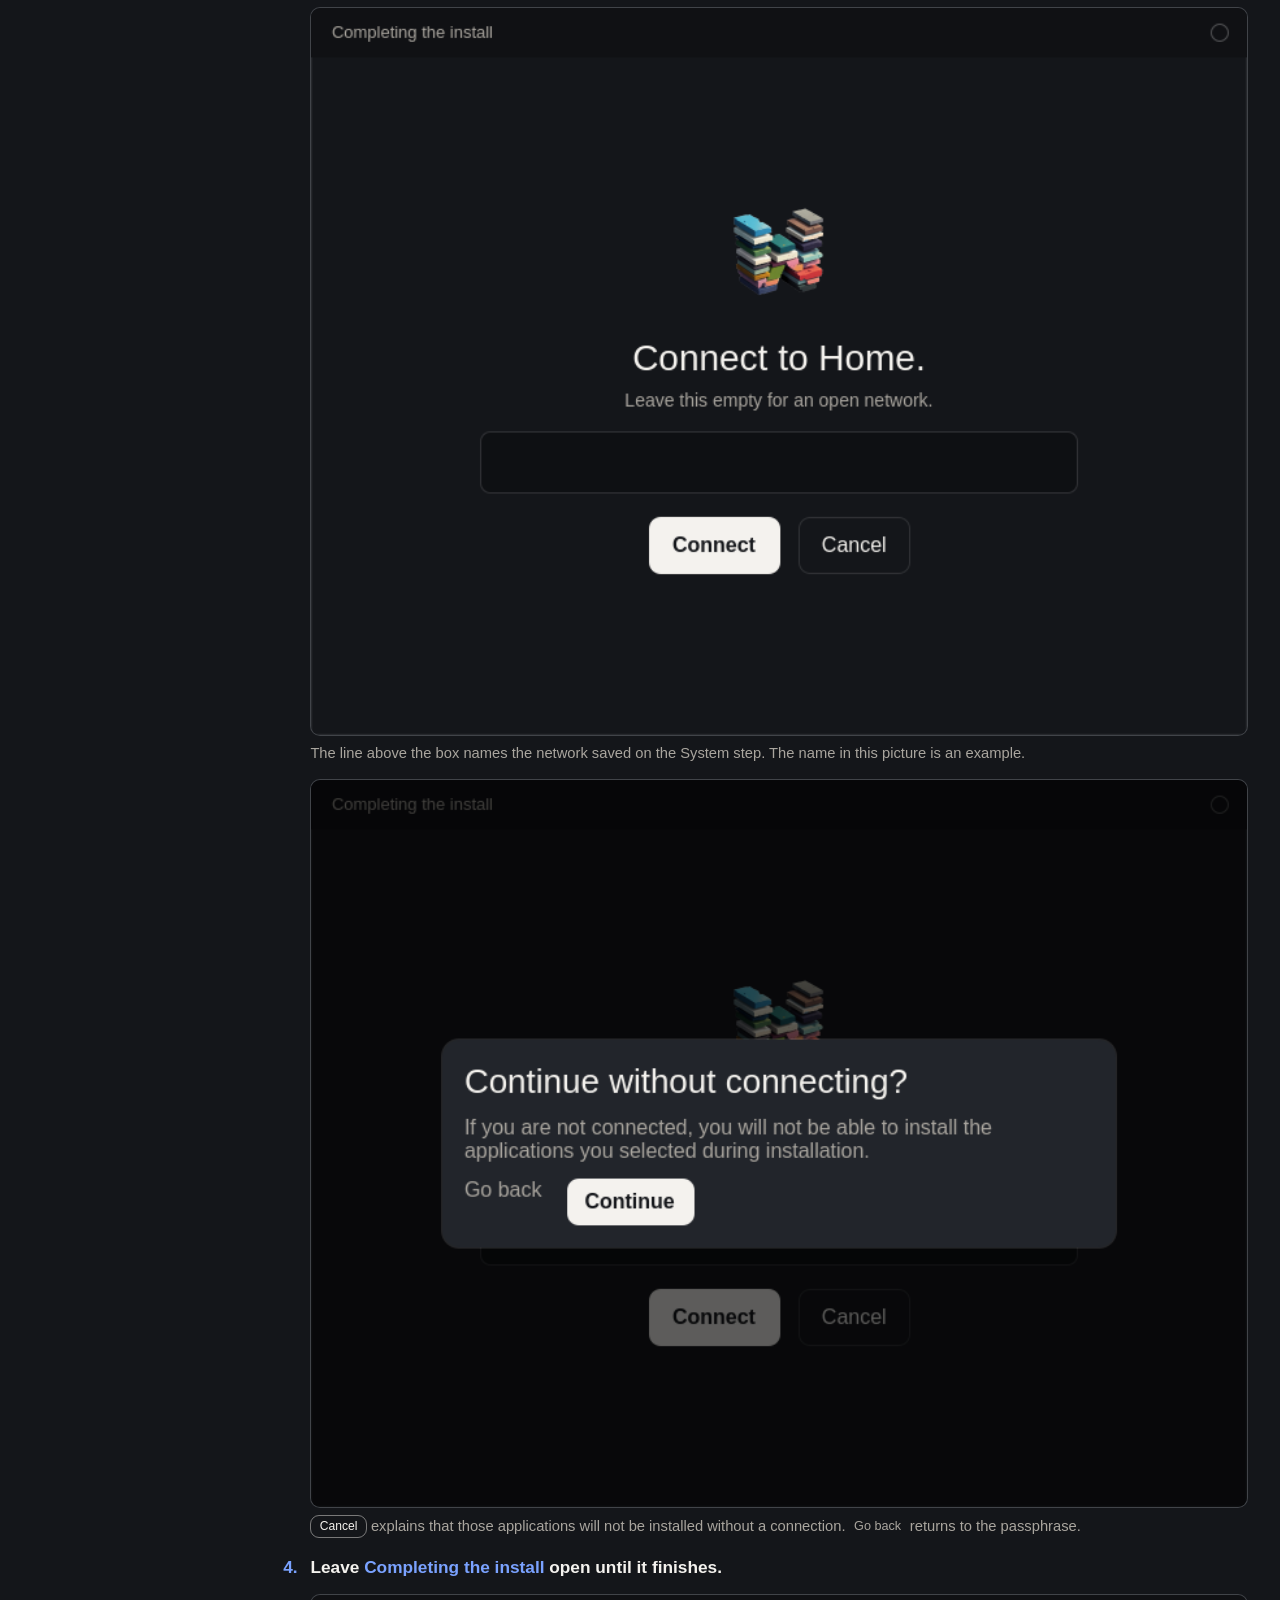
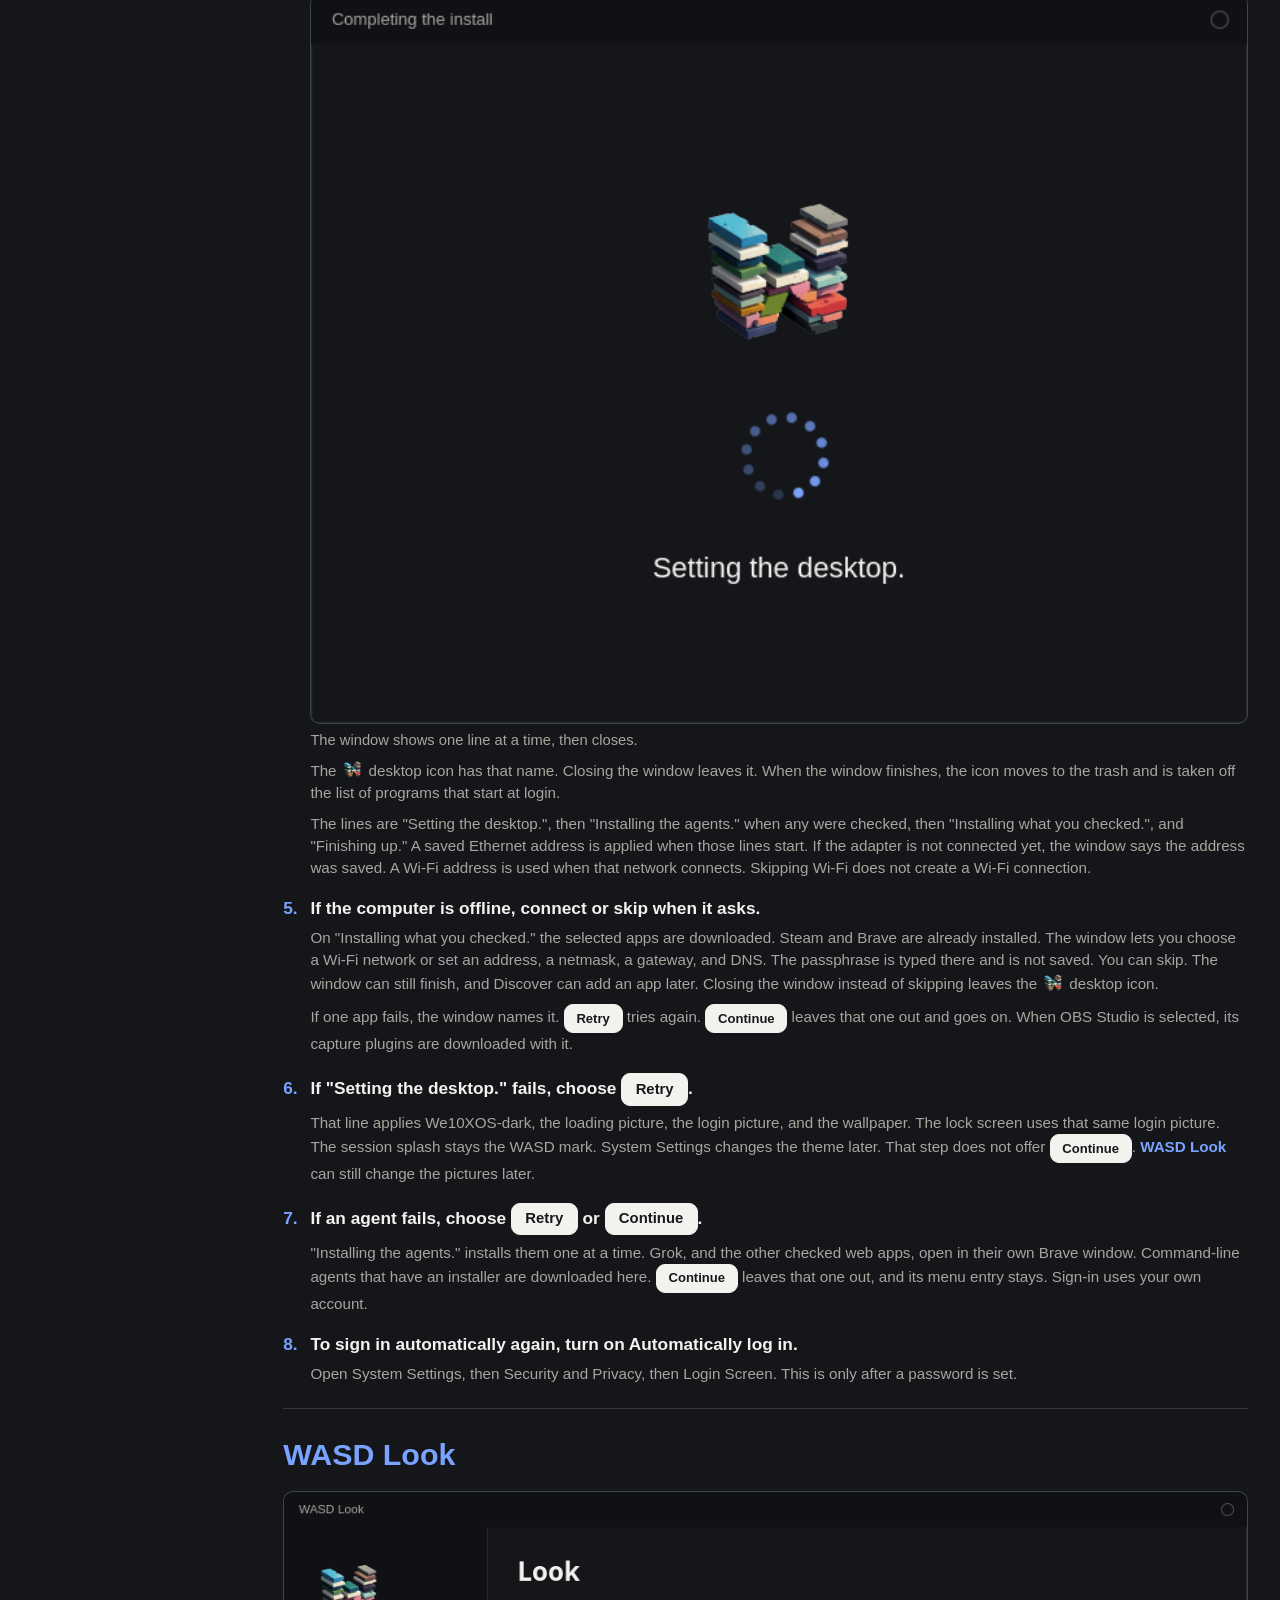
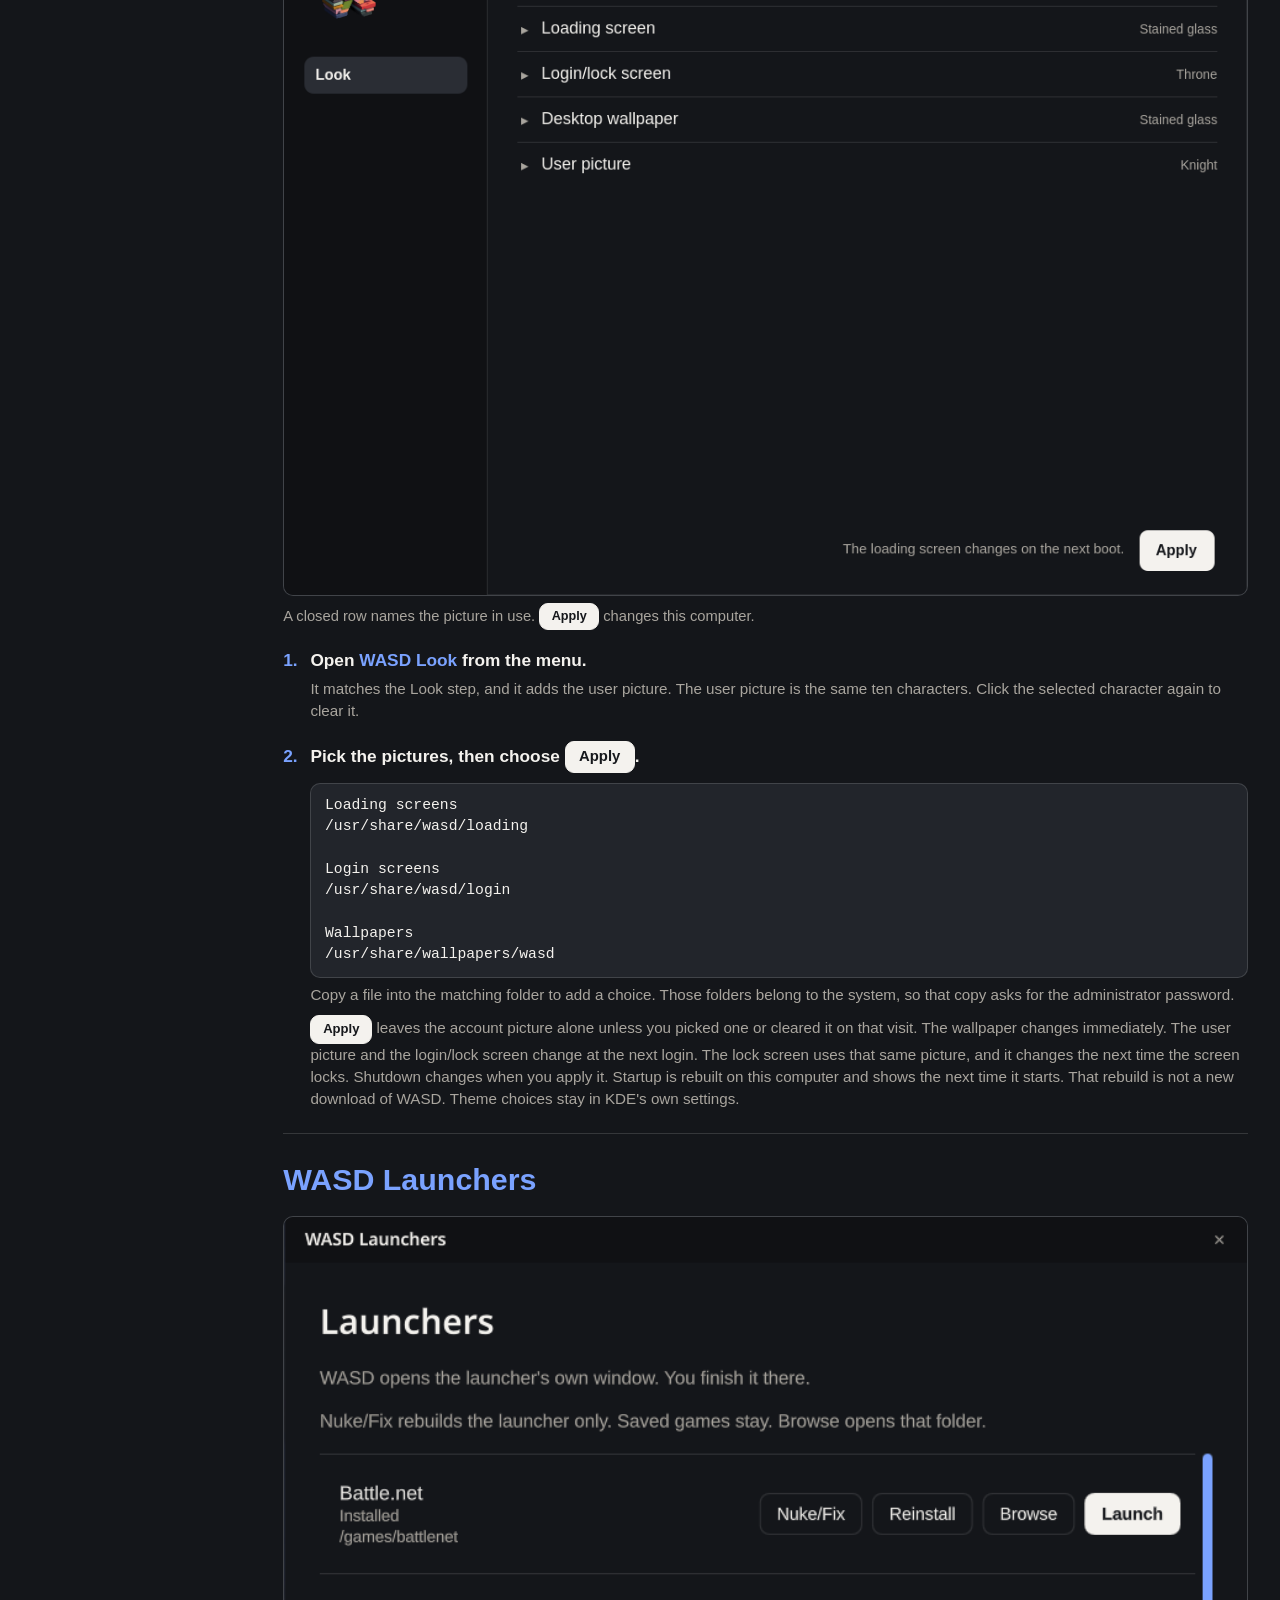
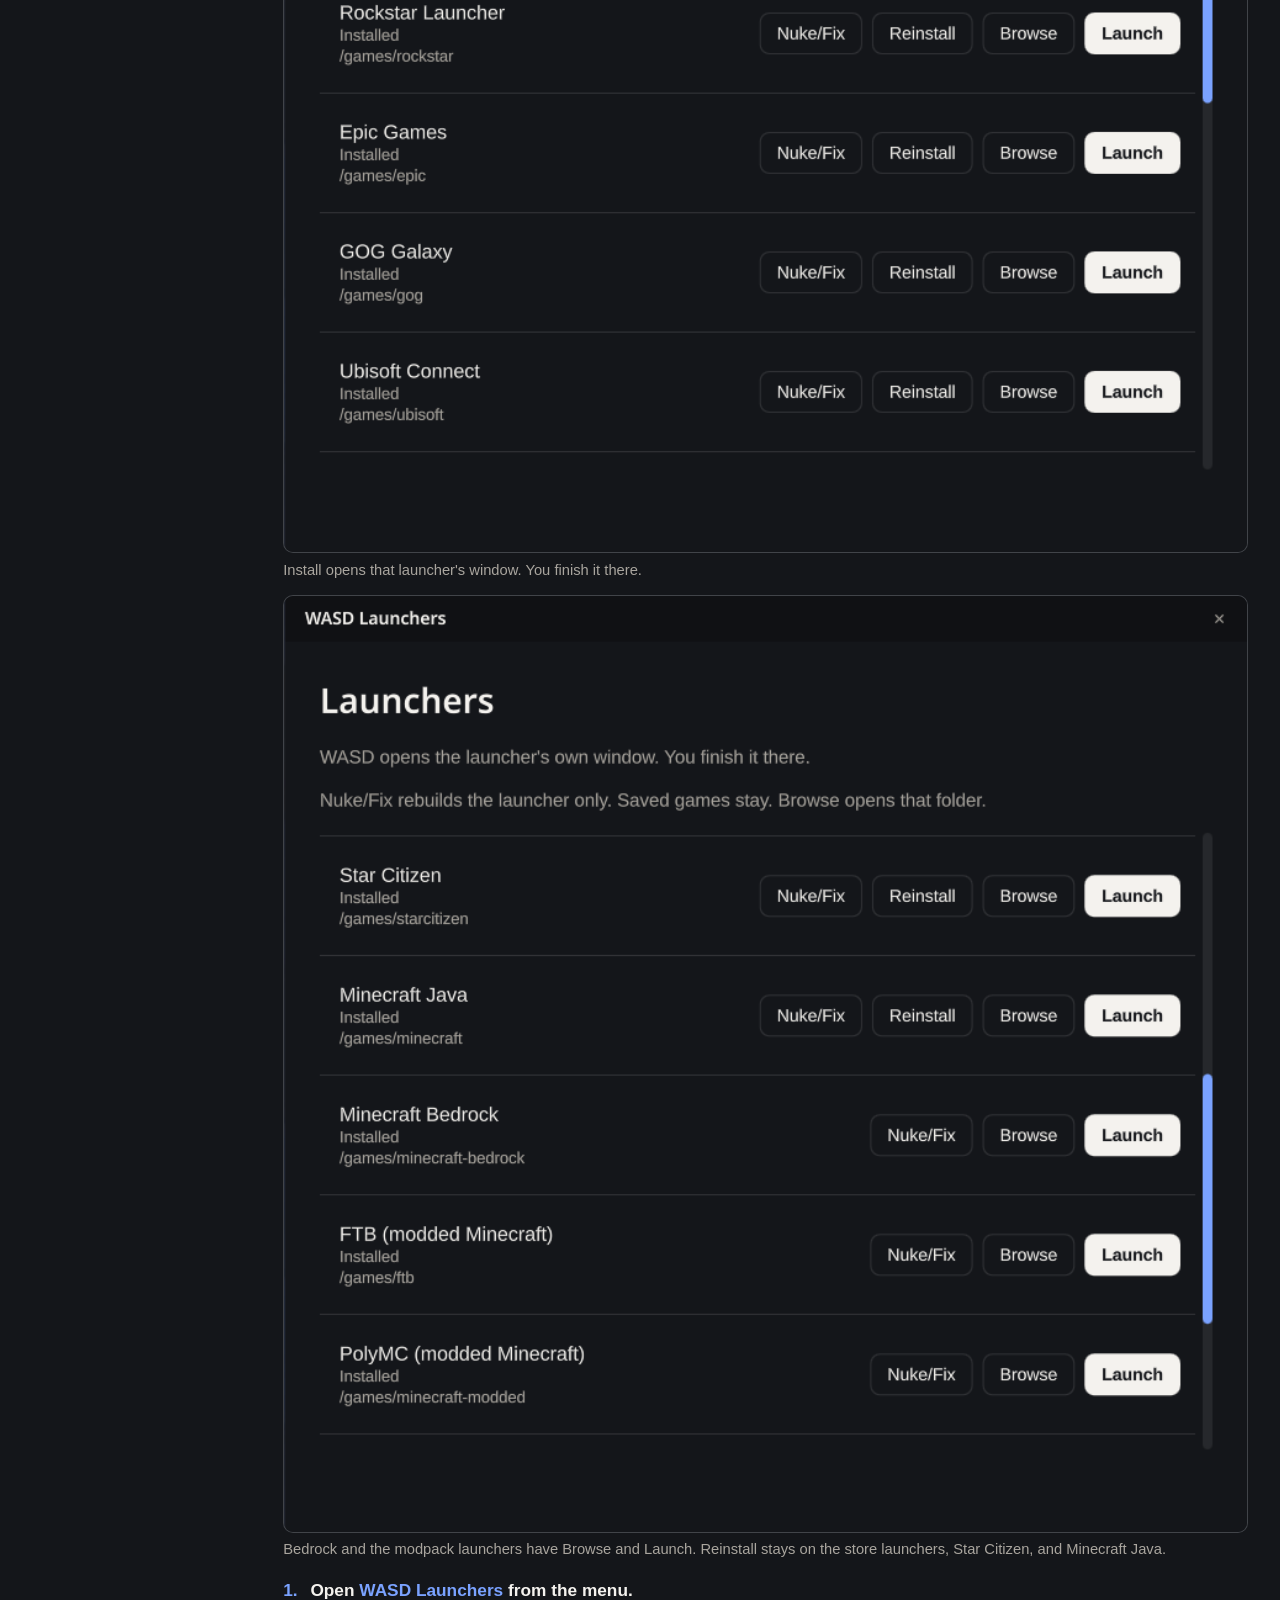
<file: site/apps.html>
<!DOCTYPE html>
<html lang="en">
<head>
  <meta charset="utf-8">
  <meta name="viewport" content="width=device-width, initial-scale=1">
  <title>The Apps: Install, Look, and Launchers — WASD</title>
  <meta name="description" content="How to use WASD Install, WASD Look, and a games drive mounted at /games.">
  <meta name="theme-color" content="#14161a">
  <link rel="icon" href="favicon.png?v=20261028-3" type="image/png">
  <link rel="stylesheet" href="styles.css?v=20261115-1">
</head>
<body class="guide shots">
  <div class="sheet">
  <nav class="toc" aria-label="On this page">
    <a class="home" href="/">WASD</a>
    <p>On this page</p>
    <a href="#install"><span class="app">WASD Install</span></a>
    <a class="sub" href="#user">User</a>
    <a class="sub" href="#look">Look</a>
    <a class="sub" href="#apps">Apps</a>
    <a class="sub" href="#system">System</a>
    <a class="sub" href="#disk">Disk</a>
    <a href="#games">A drive for games</a>
    <a class="sub" href="#another">Another drive</a>
    <a class="sub" href="#wasd-drive">On the WASD drive</a>
    <a class="sub" href="#where">Where the games are</a>
    <a href="#first-boot">The first boot</a>
    <a href="#wasd-look"><span class="app">WASD Look</span></a>
    <a href="#launchers"><span class="app">WASD Launchers</span></a>
  </nav>
  <main>
    <p class="back"><a href="/">WASD</a></p>
    <h1>The Apps: Install, Look, and Launchers</h1>
    <p id="hardcore">A hardcore build gets each update as it is published. The normal download gets those changes after they have been checked. <a href="/#downloads">Back to the downloads</a>.</p>
    <p><span class="app">WASD Install</span> runs from the <a href="/usb">USB you already created</a>. <span class="app">WASD Look</span> changes the pictures after install. The first boot opens <span class="app">Completing the install</span>.</p>
    <aside class="notice">
      <p class="lead">If you're going to dual boot, Windows must have its own drive, and WASD will wipe whatever drive you're installing the system on.</p>
      <p>Do this in Windows before you install. None of it applies to the live session.</p>
      <ol class="steps">
        <li>
          <p class="do">Turn off BitLocker and fast startup.</p>
          <div class="more"><p>A locked or hibernated Windows volume can get in the way even when you install to a different drive.</p></div>
        </li>
        <li>
          <p class="do">If the firmware is legacy BIOS, set it to UEFI.</p>
          <div class="more"><p>The motherboard manual explains how. The install stays unavailable until then.</p></div>
        </li>
        <li>
          <p class="do">If Secure Boot is on, <a href="/mok">enroll the key</a> on the blue screen.</p>
          <div class="more"><p>The password is <code>universalblue</code>.</p></div>
        </li>
      </ol>
    </aside>

    <h2 id="install"><span class="app">WASD Install</span></h2>
    <ol class="steps">
      <li>
        <p class="do">Boot the USB and choose <span class="boot">Start WASD</span>.</p>
        <div class="more">
          <p>If the picture fails while starting, choose <span class="boot">Start WASD (basic graphics)</span>.</p>
          <p>The desktop opens <span class="app">WASD Install</span>. You can close it. Open it again from the <span class="withicon"><img src="images/wasd-logo.png?v=20261028-3" alt="">desktop icon</span> or the menu.</p>
        </div>
      </li>
      <li>
        <p class="do">Go through User, Look, Apps, System, and Disk.</p>
        <div class="more"><p>Disk is last. That step erases a drive.</p></div>
      </li>
    </ol>

    <h3 id="user">User</h3>
    <figure>
      <img src="images/install-user.png?v=20261028-3" alt="WASD Install on the User step. The username is rowge, the knight is selected, and Set a password is unchecked.">
      <figcaption>The name in this picture is an example. The box starts empty.</figcaption>
    </figure>
    <ol class="steps">
      <li>
        <p class="do">Type a name and leave the character, or click it again to clear it.</p>
        <div class="more"><p>One character starts selected. Clearing it keeps the ordinary user picture.</p></div>
      </li>
      <li>
        <p class="do">Leave Set a password unchecked if the computer should sign itself in.</p>
        <div class="more">
          <p>Administrative prompts are accepted with Enter.</p>
          <p><span class="app">Completing the install</span> then creates an encryption key without asking. Proton Mail and other apps use it to store a secret. The key has no passphrase, and it is not a lock. Anyone at the computer can open it.</p>
        </div>
      </li>
      <li>
        <p class="do">Check the box if you want a password.</p>
        <div class="more"><p>You type it the first time the installed computer starts, in two boxes that have to match. There is no skip. It is also the administrator password. There is no separate root account, and it is not stored in the installer file. The key above is not created.</p></div>
      </li>
    </ol>

    <h3 id="look">Look</h3>
    <figure>
      <img src="images/install-look.png?v=20261030-5" alt="WASD Install on the Look step. Loading screen, Login/lock screen, and Desktop wallpaper are closed, and each row names the picture in use.">
      <figcaption>Each row starts closed and names the picture in use. The blue edge marks the one in use, and the arrow shows the rest.</figcaption>
    </figure>
    <ol class="steps">
      <li>
        <p class="do">Open a row and pick a picture.</p>
        <div class="more">
          <p>Loading screen is the picture behind the bar while the computer starts and while it shuts down. Those are two copies. Startup uses the copy in the startup image, so a new choice shows the next time the computer starts. Shutdown uses the picture <span class="app">WASD Install</span> and <span class="app">WASD Look</span> saved, so that copy changes when the picture is saved.</p>
          <p>Login/lock screen is the sign-in picture and the lock screen. Desktop wallpaper is the picture on the desktop. The theme is We10XOS-dark. System Settings changes that theme.</p>
          <p>The defaults are the stained-glass loading picture, the throne login picture, and the stained-glass desktop. A new system already uses them. The choices are saved with the install. <span class="app">WASD Look</span> changes them later.</p>
        </div>
      </li>
      <li>
        <p class="do">To add a picture, copy the file into that folder.</p>
        <pre>Loading screens
/usr/share/wasd/loading

Login screens
/usr/share/wasd/login

Wallpapers
/usr/share/wallpapers/wasd</pre>
        <div class="more"><p>Those folders belong to the system, so copying a file in asks for the administrator password.</p></div>
      </li>
    </ol>

    <h3 id="apps">Apps</h3>
    <figure>
      <img src="images/install-apps.png?v=20261030-5" alt="WASD Install on Apps. General is open. The suggested apps are checked, and a search box says Search for any other app.">
      <figcaption>General starts open. Launchers and Agents start closed.</figcaption>
    </figure>
    <figure>
      <img src="images/install-agents.png?v=20261030-5" alt="WASD Install with Agents open. Grok Build, Grok Bot, and Grok are checked. The other agents are unchecked.">
      <figcaption>The list continues past this picture.</figcaption>
    </figure>
    <ol class="steps">
      <li>
        <p class="do">Leave the suggested apps checked, or turn off the ones you don't want.</p>
        <div class="more">
          <p>Steam and Brave are already included. Apps you leave checked are downloaded after the first boot.</p>
          <p>A closed row shows what is selected. <span class="btn line">Select All</span> and <span class="btn line">Select None</span> apply to the open list. Search adds a Flathub desktop app, and <span class="btn line">Select All</span> does not check those results.</p>
        </div>
      </li>
      <li>
        <p class="do">Open Agents if you want a coding or chat tool.</p>
        <div class="more"><p>Agents starts closed. Grok Build, Grok Bot, and Grok start checked. They are installed on the first boot. Grok opens in its own Brave window, and the other web apps do the same.</p></div>
      </li>
    </ol>

    <h3 id="system">System</h3>
    <figure>
      <img src="images/install-system.png?v=20261028-3" alt="WASD Install on the System step. The computer name is wasd, and the network line says Connected. Wired.">
      <figcaption>The name box starts as wasd.</figcaption>
    </figure>
    <ol class="steps">
      <li>
        <p class="do">Name the computer, or leave it as wasd.</p>
        <div class="more"><p>The note says "Give your computer a name." The saved name is lowercase. Letters, numbers, and hyphens are allowed.</p></div>
      </li>
      <li>
        <p class="do">Use the connection that is already up, or pick a Wi-Fi network.</p>
        <div class="more">
          <p>A wired connection looks like "Connected. Wired." Otherwise the line is "No connection detected, expand to configure."</p>
          <p>The Wi-Fi passphrase is asked on the first boot, and it is not saved in the installer file. You can also set an address, a netmask, a gateway, and DNS. That is saved with the adapter you choose, including an adapter that is down.</p>
        </div>
      </li>
    </ol>

    <h3 id="disk">Disk</h3>
    <figure>
      <img src="images/install-disk.png?v=20261028-3" alt="WASD Install on the Disk step. An example 2 TB drive is selected. Set up /games is above the install button.">
      <figcaption><span class="btn alt">Set up /games</span> does not install. The button below it erases the selected drive.</figcaption>
    </figure>
    <ol class="steps">
      <li>
        <p class="do">Click the drive WASD should use.</p>
      </li>
      <li>
        <p class="do">Choose the install button, then <span class="btn">Yes</span>.</p>
        <div class="more">
          <p><span class="btn text">No</span> cancels. It asks once.</p>
          <p>A Windows drive says "WARNING! This erases Windows." The button says <span class="btn wide">Erase Windows and install WASD</span>, and the question is titled "This erases Windows." Any other drive says "WARNING! This drive will be wiped." The button says <span class="btn wide">Erase the selected disk and install WASD</span>.</p>
          <p>Turn off BitLocker and fast startup first. A locked or hibernated Windows volume can get in the way even on a different drive. Legacy BIOS has to be set to UEFI, or the install stays unavailable. If Secure Boot is on, the next boot stops on a blue screen. <a href="/mok">Enroll the key</a> there. The password is <code>universalblue</code>.</p>
          <p>Afterward the PC starts WASD. Windows on another drive is on the WASD boot menu. Any other system starts from the firmware boot menu. WASD does not rewrite another system's boot files.</p>
          <p>Advanced stays closed. It holds the existing installer's partitioning and disk choices, including encryption. <span class="app">WASD Install</span> does not open it.</p>
        </div>
      </li>
    </ol>

    <h2 id="games">A drive for games</h2>
    <ol class="steps">
      <li>
        <p class="do">Choose <span class="btn alt">Set up /games</span> if games should survive a reinstall.</p>
        <div class="more"><p>You can keep a drive that already has games, wipe a second drive for games, or split the only drive so the games partition stays when WASD is installed again. Splitting the only drive is the recommended way to avoid downloading games again.</p></div>
      </li>
    </ol>
    <figure>
      <img src="images/install-games.png?v=20261028-3" alt="The /games section is open. The WASD drive is selected and the size slider is open. The other drive is listed under it.">
      <figcaption>Choose the WASD drive and the slider opens. Choose the other drive and that slider turns off. The install button is still what writes the disk.</figcaption>
    </figure>

    <h3 id="another">Another drive</h3>
    <ol class="steps">
      <li>
        <p class="do">Choose the other drive, then <span class="btn">Yes</span>.</p>
        <div class="more">
          <p><span class="btn alt">Set up /games</span> lists the other drives and the drive selected for WASD. <span class="btn text">No</span> cancels. It asks once. When the drive is kept, the question says WASD will use this drive and will NOT wipe it.</p>
          <p>The install button then names both drives. Keeping the games drive, it says <span class="btn wide">Erase WD Black 1TB and use WD Black 2TB for /games</span>. The first drive is erased. The games drive is not. When that drive is formatted, the button says wipe, as in <span class="btn wide">Erase WD Black 1TB and wipe WD Black 2TB for /games</span>. The names and sizes are the drives you picked.</p>
          <p>A drive with a Steam library, or a filesystem named <code>games</code>, is mounted at <code>/games</code> and is not erased. A Steam library is a <code>steamapps</code> folder, or <code>SteamLibrary/steamapps</code>. The name <code>games</code> can be any capitalization. A library on NTFS is mounted, not formatted.</p>
          <p>An empty drive is formatted as btrfs, named <code>games</code>, and mounted at <code>/games</code>. A <code>SteamLibrary</code> folder is created. A drive that already has files can be mounted without erasing them.</p>
          <p>A Windows drive can be used for games when BitLocker is off. The question says Windows is on the drive, and that the files stay. If BitLocker is still on, that drive cannot be used until it is turned off.</p>
        </div>
      </li>
    </ol>

    <h3 id="wasd-drive">On the WASD drive</h3>
    <ol class="steps">
      <li>
        <p class="do">Open the slider and set the two sizes.</p>
        <div class="more">
          <p>With one drive, <span class="btn alt">Set up /games</span> shows the slider. With more than one, choose the WASD drive in that list. Click <span class="btn alt">Set up /games</span> again on a single drive, or click the WASD drive again, to leave the whole drive for WASD.</p>
          <p>The slider and the two boxes are in gigabytes. WASD keeps at least 64 GB. Games keep at least 32 GB. About 4 GB is held for the boot partitions, so a drive that cannot hold both is not split. The slider starts at 128 GB for WASD, or less when the drive is smaller, and the rest goes to games. You can type either number. WASD uses the first part of the drive. The rest is its own partition, named <code>games</code>, mounted at <code>/games</code>.</p>
          <p>A split and a separate games drive are not used together. Choosing one turns the other off.</p>
        </div>
      </li>
    </ol>

    <h3 id="where">Where the games are</h3>
    <ol class="steps">
      <li>
        <p class="do">In Steam, add a library folder at <code>/games/SteamLibrary</code>.</p>
        <div class="more">
          <p>That is for new games. An existing library stays in its old folder. The games drive itself is <code>/games</code>.</p>
          <p>The next install recognizes a drive named <code>games</code>, or a drive with a Steam library. It is still your choice. A games drive from Windows will not be named <code>games</code>. A Steam library on it is enough. If the drive is only files, choose it yourself. That choice keeps the files.</p>
        </div>
      </li>
    </ol>

    <h2 id="first-boot">The first boot</h2>
    <ol class="steps">
      <li>
        <p class="do">Let this boot finish. The picture you chose shows the next time the computer starts.</p>
        <div class="more"><p>This boot still uses the default picture while it starts. Shutting down uses the picture you chose.</p></div>
      </li>
      <li>
        <p class="do">If you checked Set a password, type it twice.</p>
        <div class="more">
          <p>The boxes have to match. There is no skip. The window says this password is also the administrator password, and that the next boot asks for it. That boot shows the login window with the character picture, the username, and a password box. The background is the login picture. Clearing the character leaves the ordinary user picture.</p>
          <p>Automatic sign-in turns off for the following boot. The session you are in stays signed in. Closing the window before the password is set brings it back the next time the computer starts.</p>
          <p>If you left the box unchecked, this window creates the encryption key and a wallet that opens with the desktop. It does not ask. Checking the box skips that key.</p>
        </div>
      </li>
      <li>
        <p class="do">If you chose a Wi-Fi network, type its passphrase and choose <span class="btn">Connect</span>.</p>
        <div class="more">
          <p>This comes after the password. When no password was asked for, it comes first. The line says Connect to, and then the saved name. Leave the box empty when the network is open.</p>
          <p><span class="btn line">Cancel</span> warns that the selected applications will not be installed without a connection. <span class="btn text">Go back</span> returns to the passphrase. <span class="btn">Continue</span> goes on without that network. A wrong passphrase stays on this step. Closing the window before you connect or continue brings it back. When no network was saved, this step is skipped. The passphrase is not stored in the installer file.</p>
        </div>
        <figure>
          <img src="images/first-boot-wifi.png?v=20261028-3" alt="Completing the install. The line says Connect to Home, above a passphrase box, with Connect and Cancel.">
          <figcaption>The line above the box names the network saved on the System step. The name in this picture is an example.</figcaption>
        </figure>
        <figure>
          <img src="images/first-boot-wifi-cancel.png?v=20261028-3" alt="A warning over Completing the install. Continue without connecting, and the selected applications will not be installed.">
          <figcaption><span class="btn line">Cancel</span> explains that those applications will not be installed without a connection. <span class="btn text">Go back</span> returns to the passphrase.</figcaption>
        </figure>
      </li>
      <li>
        <p class="do">Leave <span class="app">Completing the install</span> open until it finishes.</p>
        <figure>
          <img src="images/completing.png?v=20261028-3" alt="Completing the install. The WASD logo is above a ring of dots, and the line says Setting the desktop.">
          <figcaption>The window shows one line at a time, then closes.</figcaption>
        </figure>
        <div class="more">
          <p>The <span class="withicon"><img src="images/wasd-logo.png?v=20261028-3" alt="">desktop icon</span> has that name. Closing the window leaves it. When the window finishes, the icon moves to the trash and is taken off the list of programs that start at login.</p>
          <p>The lines are "Setting the desktop.", then "Installing the agents." when any were checked, then "Installing what you checked.", and "Finishing up." A saved Ethernet address is applied when those lines start. If the adapter is not connected yet, the window says the address was saved. A Wi-Fi address is used when that network connects. Skipping Wi-Fi does not create a Wi-Fi connection.</p>
        </div>
      </li>
      <li>
        <p class="do">If the computer is offline, connect or skip when it asks.</p>
        <div class="more">
          <p>On "Installing what you checked." the selected apps are downloaded. Steam and Brave are already installed. The window lets you choose a Wi-Fi network or set an address, a netmask, a gateway, and DNS. The passphrase is typed there and is not saved. You can skip. The window can still finish, and Discover can add an app later. Closing the window instead of skipping leaves the <span class="withicon"><img src="images/wasd-logo.png?v=20261028-3" alt="">desktop icon</span>.</p>
          <p>If one app fails, the window names it. <span class="btn">Retry</span> tries again. <span class="btn">Continue</span> leaves that one out and goes on. When OBS Studio is selected, its capture plugins are downloaded with it.</p>
        </div>
      </li>
      <li>
        <p class="do">If "Setting the desktop." fails, choose <span class="btn">Retry</span>.</p>
        <div class="more"><p>That line applies We10XOS-dark, the loading picture, the login picture, and the wallpaper. The lock screen uses that same login picture. The session splash stays the WASD mark. System Settings changes the theme later. That step does not offer <span class="btn">Continue</span>. <span class="app">WASD Look</span> can still change the pictures later.</p></div>
      </li>
      <li>
        <p class="do">If an agent fails, choose <span class="btn">Retry</span> or <span class="btn">Continue</span>.</p>
        <div class="more"><p>"Installing the agents." installs them one at a time. Grok, and the other checked web apps, open in their own Brave window. Command-line agents that have an installer are downloaded here. <span class="btn">Continue</span> leaves that one out, and its menu entry stays. Sign-in uses your own account.</p></div>
      </li>
      <li>
        <p class="do">To sign in automatically again, turn on Automatically log in.</p>
        <div class="more"><p>Open System Settings, then Security and Privacy, then Login Screen. This is only after a password is set.</p></div>
      </li>
    </ol>

    <h2 id="wasd-look"><span class="app">WASD Look</span></h2>
    <figure>
      <img src="images/wasd-look.png?v=20261030-5" alt="WASD Look. Loading screen, Login/lock screen, Desktop wallpaper, and User picture are closed rows, and each names the picture in use.">
      <figcaption>A closed row names the picture in use. <span class="btn">Apply</span> changes this computer.</figcaption>
    </figure>
    <ol class="steps">
      <li>
        <p class="do">Open <span class="app">WASD Look</span> from the menu.</p>
        <div class="more"><p>It matches the Look step, and it adds the user picture. The user picture is the same ten characters. Click the selected character again to clear it.</p></div>
      </li>
      <li>
        <p class="do">Pick the pictures, then choose <span class="btn">Apply</span>.</p>
        <pre>Loading screens
/usr/share/wasd/loading

Login screens
/usr/share/wasd/login

Wallpapers
/usr/share/wallpapers/wasd</pre>
        <div class="more">
          <p>Copy a file into the matching folder to add a choice. Those folders belong to the system, so that copy asks for the administrator password.</p>
          <p><span class="btn">Apply</span> leaves the account picture alone unless you picked one or cleared it on that visit. The wallpaper changes immediately. The user picture and the login/lock screen change at the next login. The lock screen uses that same picture, and it changes the next time the screen locks. Shutdown changes when you apply it. Startup is rebuilt on this computer and shows the next time it starts. That rebuild is not a new download of WASD. Theme choices stay in KDE's own settings.</p>
        </div>
      </li>
    </ol>

    <h2 id="launchers"><span class="app">WASD Launchers</span></h2>
    <figure>
      <img src="images/wasd-launchers-1.png?v=20261116-1" alt="WASD Launchers. Battle.net, the Rockstar Launcher, Epic Games, GOG Galaxy, and Ubisoft Connect say Installed. Each row has Nuke/Fix, Reinstall, Browse, and Launch.">
      <figcaption>Install opens that launcher's window. You finish it there.</figcaption>
    </figure>
    <figure>
      <img src="images/wasd-launchers-2.png?v=20261116-1" alt="WASD Launchers, scrolled down. Star Citizen and Minecraft Java say Installed, with Reinstall. Minecraft Bedrock, FTB (modded Minecraft), and PolyMC (modded Minecraft) say Installed, with Nuke/Fix, Browse, and Launch.">
      <figcaption>Bedrock and the modpack launchers have Browse and Launch. Reinstall stays on the store launchers, Star Citizen, and Minecraft Java.</figcaption>
    </figure>
    <ol class="steps">
      <li>
        <p class="do">Open <span class="app">WASD Launchers</span> from the menu.</p>
        <div class="more"><p>Each launcher is its own row: Battle.net, the Rockstar Launcher, Epic Games, GOG Galaxy, Ubisoft Connect, Star Citizen, Minecraft Java, Minecraft Bedrock, FTB (modded Minecraft), PolyMC (modded Minecraft), MultiMC (modded Minecraft), and CurseForge (modded Minecraft). During install, those rows are the Launchers group under Apps. That group starts closed, and nothing in it is checked.</p></div>
      </li>
      <li>
        <p class="do">Choose Install, then finish that launcher's own window.</p>
        <div class="more">
          <p>Launch opens one that is already installed. Each row has Nuke/Fix, Install, Launch, and Browse until it is set up. Browse opens that launcher's games folder.</p>
          <p>On Battle.net, the Rockstar Launcher, Epic Games, GOG Galaxy, Ubisoft Connect, Star Citizen, and Minecraft Java, Install then says Reinstall. Reinstall runs that company's installer again and leaves the launcher where it is. Minecraft Bedrock, FTB (modded Minecraft), PolyMC (modded Minecraft), MultiMC (modded Minecraft), CurseForge (modded Minecraft), and a program added with + do not show Reinstall. Launch opens the program that is already there.</p>
          <p>Sign in inside the RSI Launcher and install the game there. Click No on the two errors that ask if you want to see more information. The launcher still works.</p>
          <p>Type a name and press + for a program you already downloaded. WASD makes <code>/games/custom1</code>, then <code>/games/custom2</code>, and so on. Install then opens that program. Drive D: in that window is that folder.</p>
          <p>Epic Games keeps its games in <code>/games/epic</code>. GOG Galaxy keeps its games in <code>/games/gog</code>. Star Citizen keeps its files in <code>/games/starcitizen</code>. Minecraft Java keeps its worlds in <code>/games/minecraft</code>. Minecraft Bedrock keeps its worlds and its download in <code>/games/minecraft-bedrock</code>. FTB (modded Minecraft) keeps its packs in <code>/games/ftb</code>. PolyMC (modded Minecraft) keeps its instances in <code>/games/minecraft-modded</code>. MultiMC (modded Minecraft) keeps its instances in <code>/games/multimc</code>. CurseForge (modded Minecraft) keeps its mod folder in <code>/games/curseforge</code>. Each launcher is pointed at that folder, so the games stay there.</p>
        </div>
      </li>
      <li>
        <p class="do">Use Nuke/Fix only to rebuild the launcher.</p>
        <div class="more"><p>It deletes that launcher's own folder, keeps the games, and opens it again. Saved games stay. It does not update the launcher.</p></div>
      </li>
      <li>
        <p class="do">Let the launcher update itself.</p>
        <div class="more">
          <p>Battle.net, the Rockstar Launcher, Epic Games, GOG Galaxy, Ubisoft Connect, Minecraft Java, and the RSI Launcher update themselves. When FTB (modded Minecraft), PolyMC (modded Minecraft), or CurseForge (modded Minecraft) asks to update, say yes. That is the launcher's own updater. MultiMC (modded Minecraft) updates when WASD's copy of it is updated.</p>
          <p>PolyMC (modded Minecraft) and MultiMC (modded Minecraft) keep Java 21, Java 17, and Java 8. A pack is given the Java version it asks for. Minecraft 1.16 and earlier use Java 8. Minecraft 1.17 through 1.20.4 use Java 17. Newer packs use Java 21. A Java you pick in that instance's settings stays as you set it. MultiMC (modded Minecraft) gives a pack 8 GB of memory when the pack is still on the 1 GB default.</p>
        </div>
      </li>
    </ol>
    <p>The stick is covered in <a href="/usb">How to make a bootable USB</a>.</p>
  </main>
  </div>
</body>
</html>
</file>
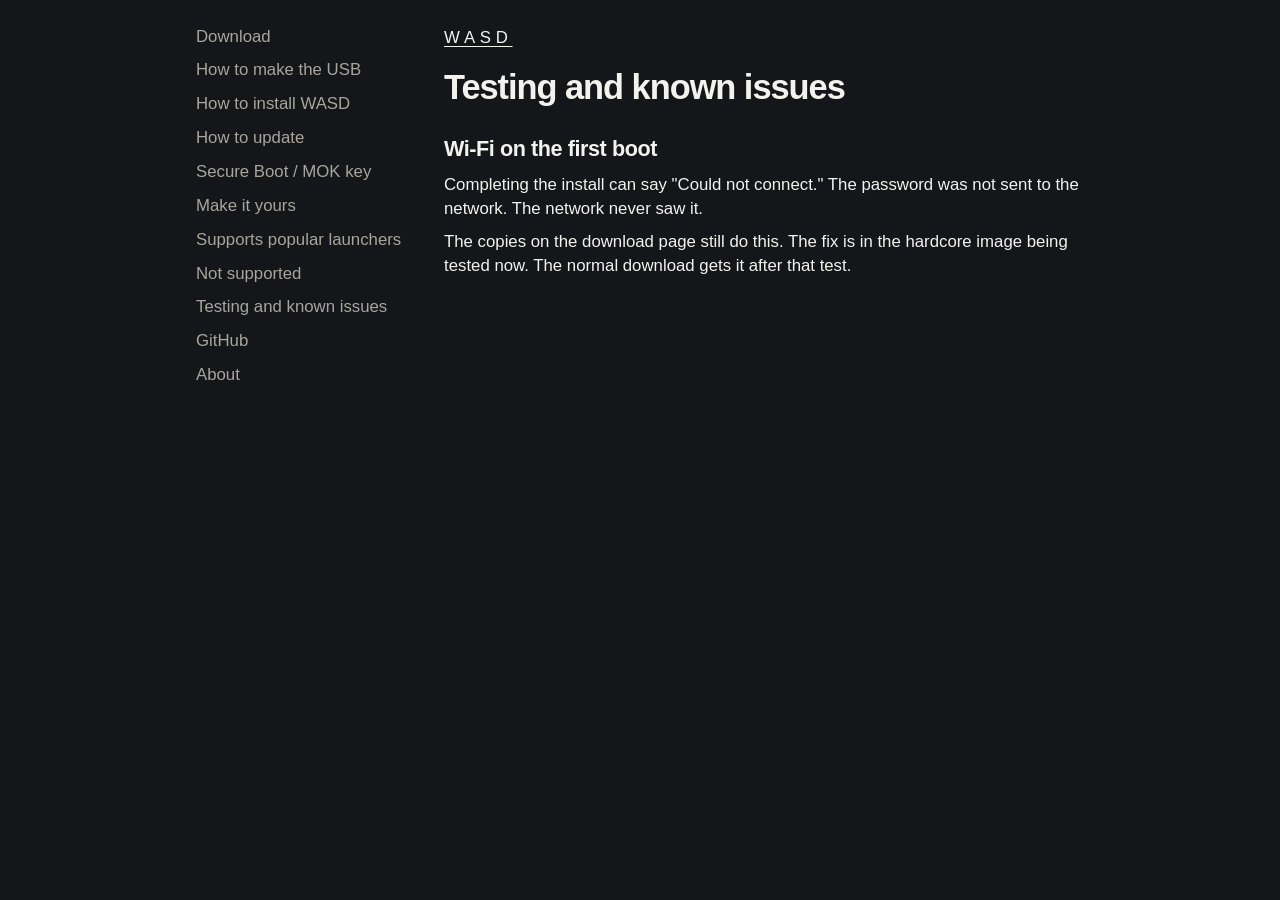
<file: site/known-issues.html>
<!DOCTYPE html>
<html lang="en">
<head>
  <meta charset="utf-8">
  <meta name="viewport" content="width=device-width, initial-scale=1">
  <title>Testing and known issues — WASD</title>
  <meta name="description" content="Known issues in the current WASD download, and the fixes being tested on hardcore.">
  <meta name="theme-color" content="#14161a">
  <link rel="icon" href="favicon.png" type="image/png">
  <link rel="stylesheet" href="styles.css?v=20261031-4">
</head>
<body class="guide">
  <div class="guide-rail">
  <nav class="home-rail" aria-label="Guides">
    <a href="https://wasd.run/">Download</a>
    <a href="/usb">How to make the USB</a>
    <a href="/apps">How to install WASD</a>
    <a href="/update">How to update</a>
    <a href="/mok">Secure Boot / MOK key</a>
    <a href="/apps#wasd-look">Make it yours</a>
    <a href="/apps#launchers">Supports popular launchers</a>
    <a href="/anti-cheat">Not supported</a>
    <a href="/known-issues">Testing and known issues</a>
    <a href="https://github.com/rowge/wasd">GitHub</a>
    <a href="/about">About</a>
  </nav>
  <main>
    <p class="back"><a href="/">WASD</a></p>
    <h1>Testing and known issues</h1>
    <h2>Wi-Fi on the first boot</h2>
    <p>Completing the install can say "Could not connect." The password was not sent to the network. The network never saw it.</p>
    <p>The copies on the download page still do this. The fix is in the hardcore image being tested now. The normal download gets it after that test.</p>
  </main>
  </div>
</body>
</html>
</file>
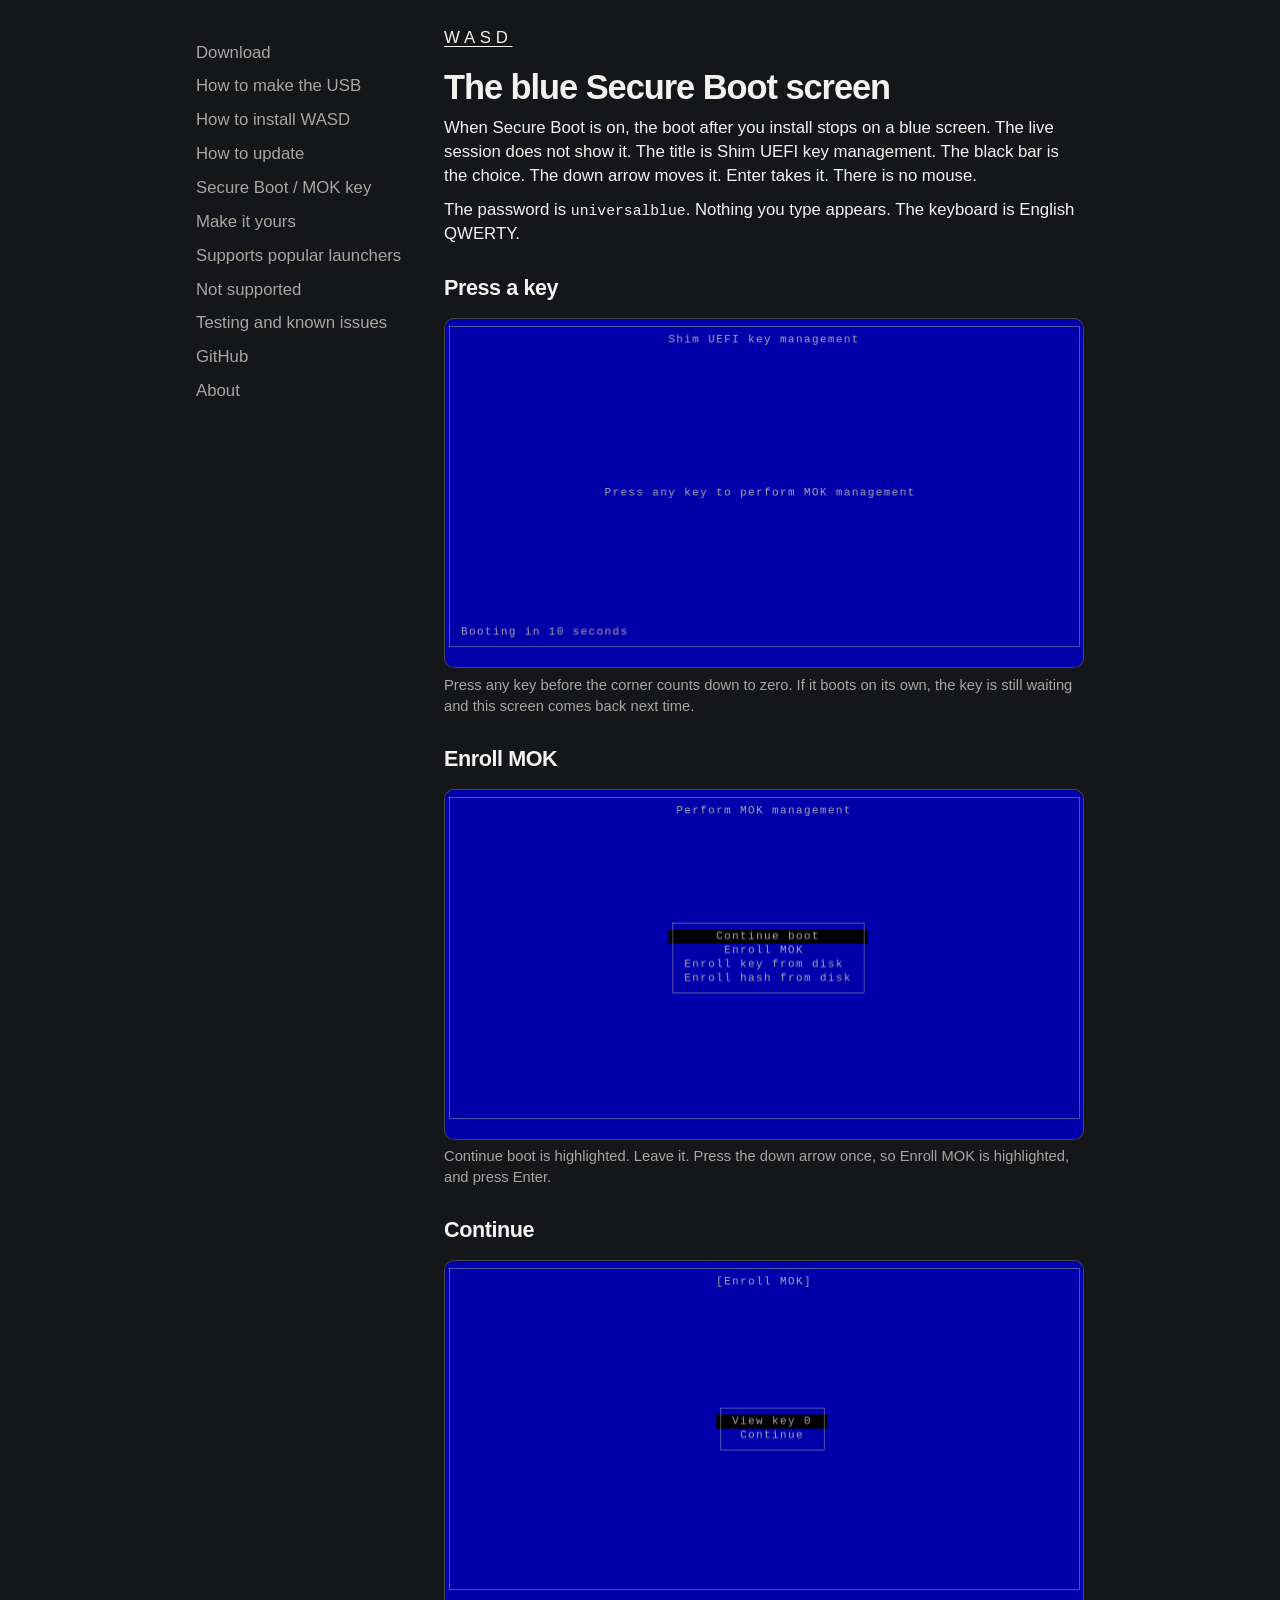
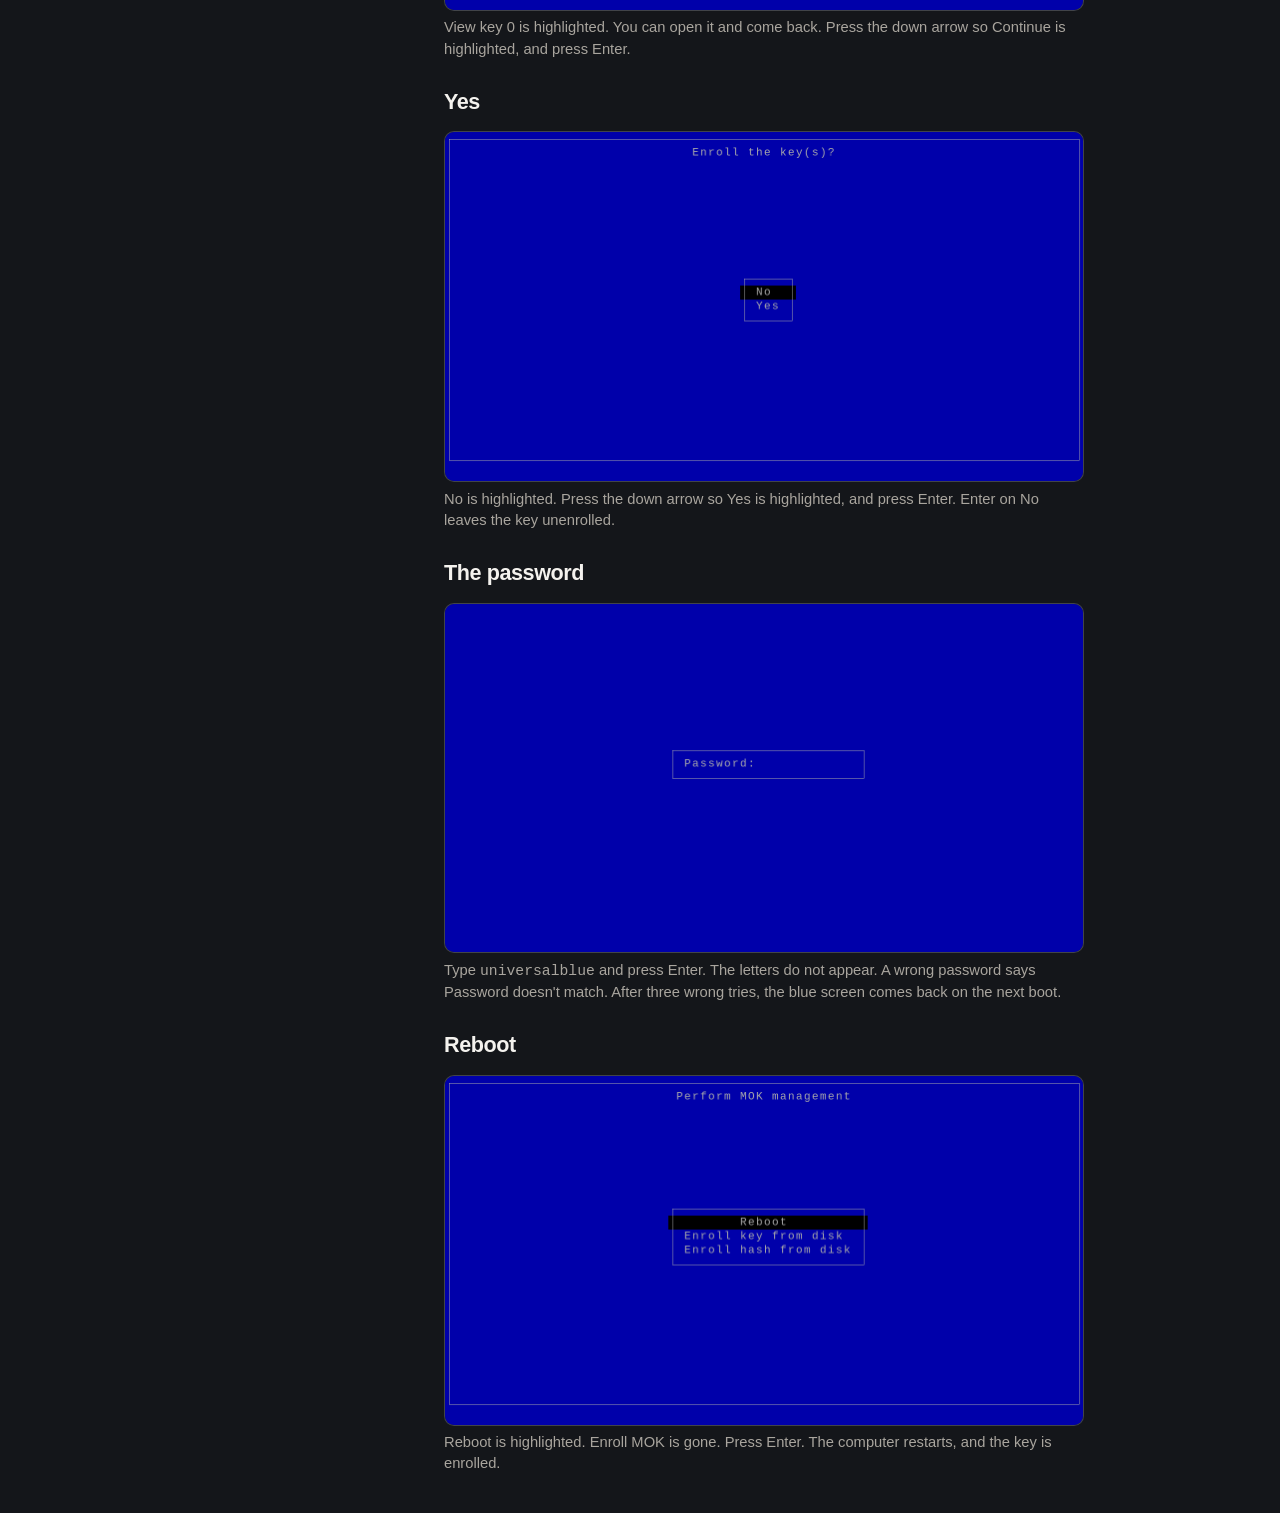
<file: site/mok.html>
<!DOCTYPE html>
<html lang="en">
<head>
  <meta charset="utf-8">
  <meta name="viewport" content="width=device-width, initial-scale=1">
  <title>The blue Secure Boot screen — WASD</title>
  <meta name="description" content="The blue screens after install, and the keys to press to enroll the Secure Boot key.">
  <meta name="theme-color" content="#14161a">
  <link rel="icon" href="favicon.png" type="image/png">
  <link rel="stylesheet" href="styles.css?v=20261031-4">
</head>
<body class="guide">
  <div class="guide-rail">
  <nav class="home-rail" aria-label="Guides">
    <a href="https://wasd.run/">Download</a>
    <a href="/usb">How to make the USB</a>
    <a href="/apps">How to install WASD</a>
    <a href="/update">How to update</a>
    <a href="/mok">Secure Boot / MOK key</a>
    <a href="/apps#wasd-look">Make it yours</a>
    <a href="/apps#launchers">Supports popular launchers</a>
    <a href="/anti-cheat">Not supported</a>
    <a href="/known-issues">Testing and known issues</a>
    <a href="https://github.com/rowge/wasd">GitHub</a>
    <a href="/about">About</a>
  </nav>
  <main>
    <p class="back"><a href="/apps">WASD</a></p>
    <h1>The blue Secure Boot screen</h1>
    <p>When Secure Boot is on, the boot after you install stops on a blue screen. The live session does not show it. The title is Shim UEFI key management. The black bar is the choice. The down arrow moves it. Enter takes it. There is no mouse.</p>
    <p>The password is <code>universalblue</code>. Nothing you type appears. The keyboard is English QWERTY.</p>

    <h2>Press a key</h2>
    <figure>
      <img src="images/mok-press-key.png?v=20261101" alt="A blue screen titled Shim UEFI key management. The center says Press any key to perform MOK management. The corner says Booting in 10 seconds.">
      <figcaption>Press any key before the corner counts down to zero. If it boots on its own, the key is still waiting and this screen comes back next time.</figcaption>
    </figure>

    <h2>Enroll MOK</h2>
    <figure>
      <img src="images/mok-menu.png?v=20261101" alt="A blue screen titled Perform MOK management. Continue boot is highlighted in black. The other rows are Enroll MOK, Enroll key from disk, and Enroll hash from disk.">
      <figcaption>Continue boot is highlighted. Leave it. Press the down arrow once, so Enroll MOK is highlighted, and press Enter.</figcaption>
    </figure>

    <h2>Continue</h2>
    <figure>
      <img src="images/mok-view.png?v=20261101" alt="A blue screen titled [Enroll MOK]. View key 0 is highlighted in black. Continue is the other row.">
      <figcaption>View key 0 is highlighted. You can open it and come back. Press the down arrow so Continue is highlighted, and press Enter.</figcaption>
    </figure>

    <h2>Yes</h2>
    <figure>
      <img src="images/mok-yes.png?v=20261101" alt="A blue screen titled Enroll the key(s)?. No is highlighted in black. Yes is the other row.">
      <figcaption>No is highlighted. Press the down arrow so Yes is highlighted, and press Enter. Enter on No leaves the key unenrolled.</figcaption>
    </figure>

    <h2>The password</h2>
    <figure>
      <img src="images/mok-password.png?v=20261101" alt="A blue screen with a small box that says Password:.">
      <figcaption>Type <code>universalblue</code> and press Enter. The letters do not appear. A wrong password says Password doesn't match. After three wrong tries, the blue screen comes back on the next boot.</figcaption>
    </figure>

    <h2>Reboot</h2>
    <figure>
      <img src="images/mok-reboot.png?v=20261101" alt="A blue screen titled Perform MOK management. Reboot is highlighted in black. The other rows are Enroll key from disk and Enroll hash from disk.">
      <figcaption>Reboot is highlighted. Enroll MOK is gone. Press Enter. The computer restarts, and the key is enrolled.</figcaption>
    </figure>
  </main>
  </div>
</body>
</html>
</file>
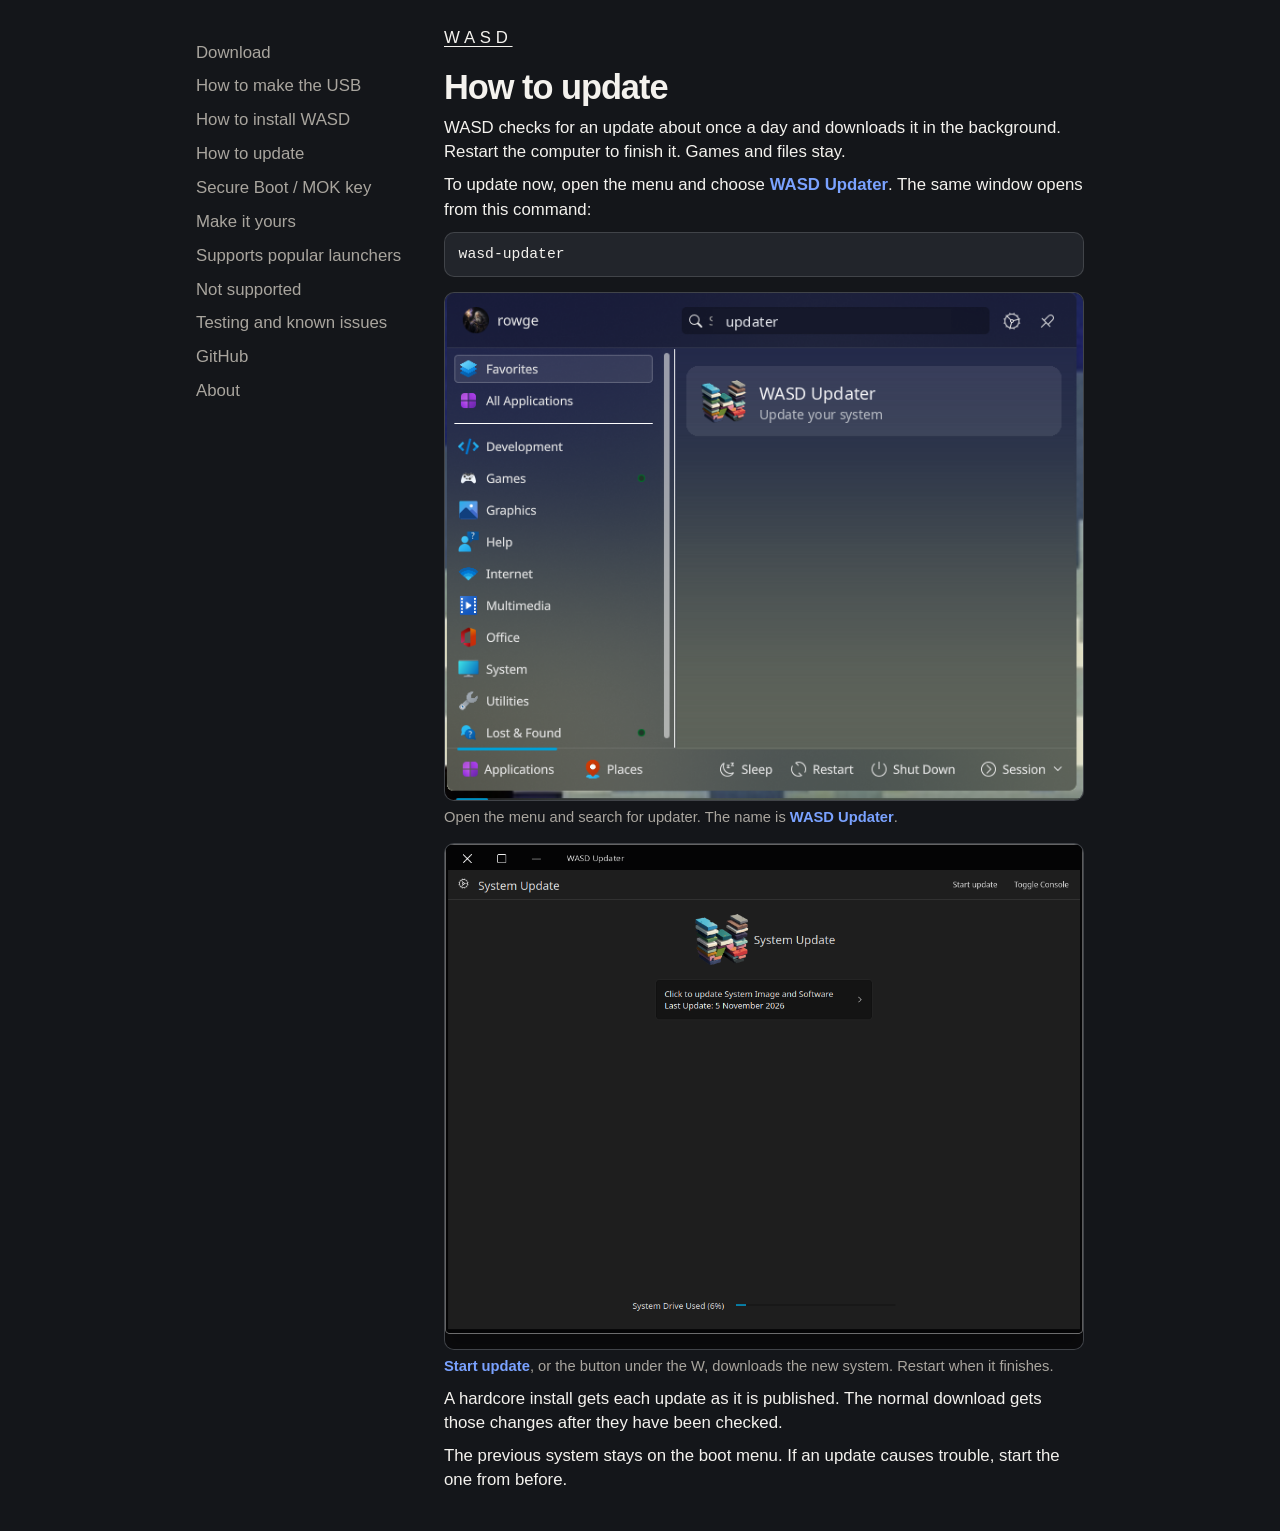
<file: site/update.html>
<!DOCTYPE html>
<html lang="en">
<head>
  <meta charset="utf-8">
  <meta name="viewport" content="width=device-width, initial-scale=1">
  <title>How to update — WASD</title>
  <meta name="description" content="Update WASD from the menu with WASD Updater, or with the wasd-updater command. Restart to finish.">
  <meta name="theme-color" content="#14161a">
  <link rel="icon" href="favicon.png" type="image/png">
  <link rel="stylesheet" href="styles.css?v=20261031-4">
</head>
<body class="guide">
  <div class="guide-rail">
  <nav class="home-rail" aria-label="Guides">
    <a href="https://wasd.run/">Download</a>
    <a href="/usb">How to make the USB</a>
    <a href="/apps">How to install WASD</a>
    <a href="/update">How to update</a>
    <a href="/mok">Secure Boot / MOK key</a>
    <a href="/apps#wasd-look">Make it yours</a>
    <a href="/apps#launchers">Supports popular launchers</a>
    <a href="/anti-cheat">Not supported</a>
    <a href="/known-issues">Testing and known issues</a>
    <a href="https://github.com/rowge/wasd">GitHub</a>
    <a href="/about">About</a>
  </nav>
  <main>
    <p class="back"><a href="/">WASD</a></p>
    <h1>How to update</h1>
    <p>WASD checks for an update about once a day and downloads it in the background. Restart the computer to finish it. Games and files stay.</p>
    <p>To update now, open the menu and choose <span class="app">WASD Updater</span>. The same window opens from this command:</p>
    <pre>wasd-updater</pre>
    <figure>
      <img src="images/wasd-updater-menu.png?v=20261110-1" alt="The menu search box says updater, and the result is WASD Updater, Update your system.">
      <figcaption>Open the menu and search for updater. The name is <span class="app">WASD Updater</span>.</figcaption>
    </figure>
    <figure>
      <img src="images/wasd-updater.png?v=20261110-1" alt="The WASD Updater window, with the W, System Update, and a button to update the system image and software.">
      <figcaption><span class="app">Start update</span>, or the button under the W, downloads the new system. Restart when it finishes.</figcaption>
    </figure>
    <p>A hardcore install gets each update as it is published. The normal download gets those changes after they have been checked.</p>
    <p>The previous system stays on the boot menu. If an update causes trouble, start the one from before.</p>
  </main>
  </div>
</body>
</html>
</file>
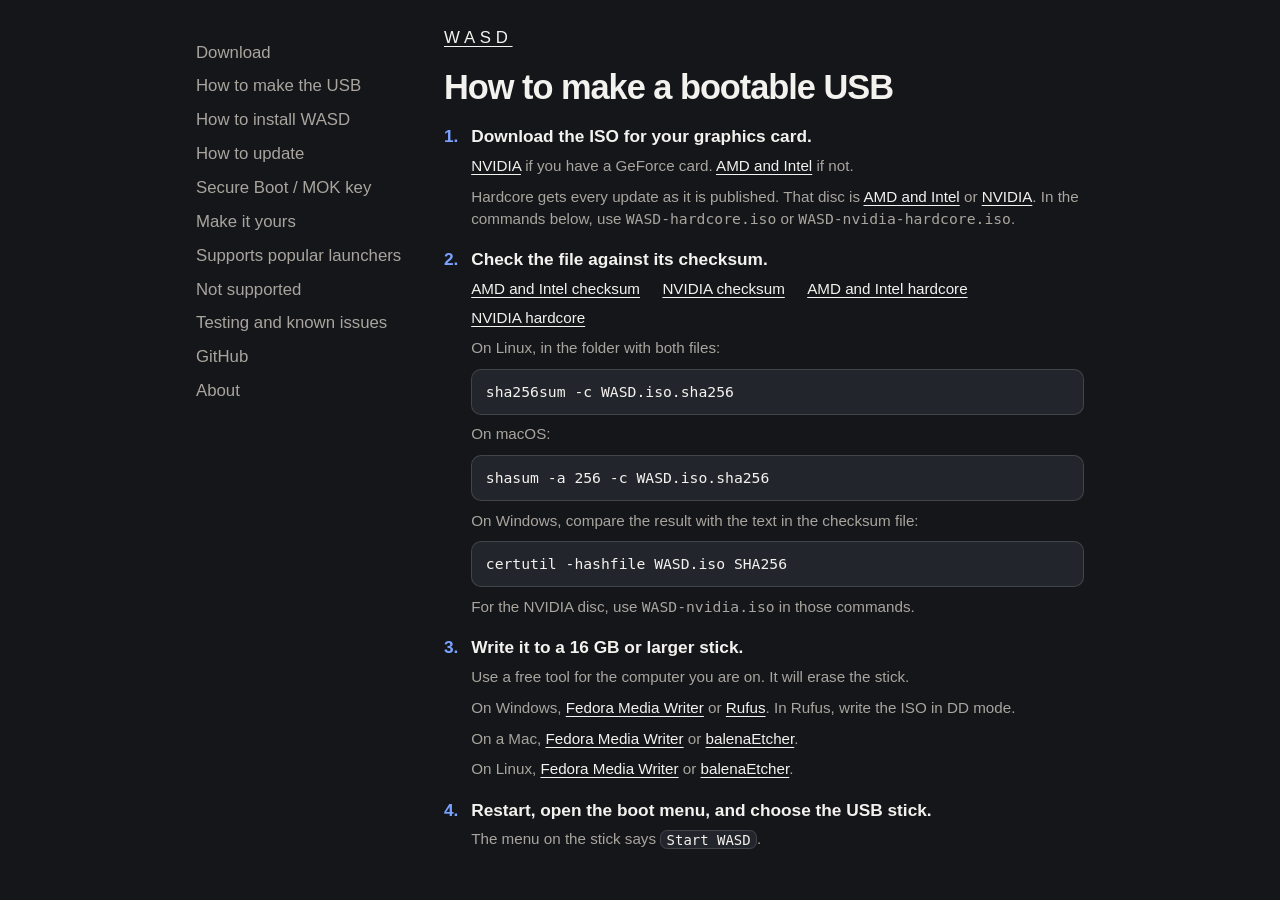
<file: site/usb.html>
<!DOCTYPE html>
<html lang="en">
<head>
  <meta charset="utf-8">
  <meta name="viewport" content="width=device-width, initial-scale=1">
  <title>How to make a bootable USB — WASD</title>
  <meta name="description" content="Download the WASD ISO, check it, and write it to a USB stick.">
  <meta name="theme-color" content="#14161a">
  <link rel="icon" href="favicon.png" type="image/png">
  <link rel="stylesheet" href="styles.css?v=20261112-1">
</head>
<body class="guide">
  <div class="guide-rail">
  <nav class="home-rail" aria-label="Guides">
    <a href="https://wasd.run/">Download</a>
    <a href="/usb">How to make the USB</a>
    <a href="/apps">How to install WASD</a>
    <a href="/update">How to update</a>
    <a href="/mok">Secure Boot / MOK key</a>
    <a href="/apps#wasd-look">Make it yours</a>
    <a href="/apps#launchers">Supports popular launchers</a>
    <a href="/anti-cheat">Not supported</a>
    <a href="/known-issues">Testing and known issues</a>
    <a href="https://github.com/rowge/wasd">GitHub</a>
    <a href="/about">About</a>
  </nav>
  <main>
    <p class="back"><a href="/">WASD</a></p>
    <h1>How to make a bootable USB</h1>
    <ol class="steps">
      <li>
        <p class="do">Download the ISO for your graphics card.</p>
        <div class="more">
          <p><a href="https://downloads.wasd.run/WASD-nvidia.iso">NVIDIA</a> if you have a GeForce card. <a href="https://downloads.wasd.run/WASD.iso">AMD and Intel</a> if not.</p>
          <p>Hardcore gets every update as it is published. That disc is <a href="https://downloads.wasd.run/WASD-hardcore.iso">AMD and Intel</a> or <a href="https://downloads.wasd.run/WASD-nvidia-hardcore.iso">NVIDIA</a>. In the commands below, use <code>WASD-hardcore.iso</code> or <code>WASD-nvidia-hardcore.iso</code>.</p>
        </div>
      </li>
      <li>
        <p class="do">Check the file against its checksum.</p>
        <div class="more">
          <p class="checks">
            <a href="https://downloads.wasd.run/WASD.iso.sha256">AMD and Intel checksum</a>
            <a href="https://downloads.wasd.run/WASD-nvidia.iso.sha256">NVIDIA checksum</a>
            <a href="https://downloads.wasd.run/WASD-hardcore.iso.sha256">AMD and Intel hardcore</a>
            <a href="https://downloads.wasd.run/WASD-nvidia-hardcore.iso.sha256">NVIDIA hardcore</a>
          </p>
          <p>On Linux, in the folder with both files:</p>
          <pre>sha256sum -c WASD.iso.sha256</pre>
          <p>On macOS:</p>
          <pre>shasum -a 256 -c WASD.iso.sha256</pre>
          <p>On Windows, compare the result with the text in the checksum file:</p>
          <pre>certutil -hashfile WASD.iso SHA256</pre>
          <p>For the NVIDIA disc, use <code>WASD-nvidia.iso</code> in those commands.</p>
        </div>
      </li>
      <li>
        <p class="do">Write it to a 16 GB or larger stick.</p>
        <div class="more">
          <p>Use a free tool for the computer you are on. It will erase the stick.</p>
          <p>On Windows, <a href="https://fedoraproject.org/workstation/download/">Fedora Media Writer</a> or <a href="https://rufus.ie">Rufus</a>. In Rufus, write the ISO in DD mode.</p>
          <p>On a Mac, <a href="https://fedoraproject.org/workstation/download/">Fedora Media Writer</a> or <a href="https://etcher.balena.io">balenaEtcher</a>.</p>
          <p>On Linux, <a href="https://fedoraproject.org/workstation/download/">Fedora Media Writer</a> or <a href="https://etcher.balena.io">balenaEtcher</a>.</p>
        </div>
      </li>
      <li>
        <p class="do">Restart, open the boot menu, and choose the USB stick.</p>
        <div class="more"><p>The menu on the stick says <span class="boot">Start WASD</span>.</p></div>
      </li>
    </ol>
  </main>
  </div>
</body>
</html>
</file>
<file: site/styles.css>
:root {
  color-scheme: dark;
  --ink: #f4f2ee;
  --muted: #a9a59e;
  --line: rgba(255, 255, 255, 0.14);
  --card: #22252b;
  --accent: #7aa2ff;
  --button: #f4f2ee;
  --button-ink: #16181c;
}

* { box-sizing: border-box; }

html, body { margin: 0; }

body {
  min-height: 100vh;
  min-height: 100dvh;
  display: flex;
  flex-direction: column;
  color: var(--ink);
  background: #14161a;
  font-family: "Segoe UI", "Helvetica Neue", sans-serif;
  font-size: 1.05rem;
  line-height: 1.45;
}

body:not(.guide) {
  height: 100vh;
  height: 100dvh;
}

.hero {
  flex: 0 1 auto;
  /* Leave the title, the two links, and About inside the first screen. */
  height: min(64vh, 56.25vw, max(6rem, calc(100dvh - 28rem)));
  min-height: 0;
  overflow: hidden;
  background: #14161a;
}

.wood {
  display: block;
  width: 100%;
  height: 100%;
  object-fit: cover;
  object-position: center center;
}

main {
  width: min(40rem, calc(100% - 2.4rem));
  margin: 0 auto;
  padding: 1.6rem 0 0;
  text-align: center;
}

.eyebrow {
  margin: 0;
  letter-spacing: 0.28em;
  font-size: 0.95rem;
}

h1 {
  margin: 0.35rem 0 0;
  font-size: 2.15rem;
  font-weight: 650;
  letter-spacing: -0.03em;
  line-height: 1.1;
}

.downloads {
  display: flex;
  justify-content: center;
  gap: 2.2rem;
  margin: 1.15rem 0 0;
  font-size: 1.15rem;
}

.usb,
.apps,
.about {
  margin: 0;
  text-align: center;
}

.usb { margin-top: 1.35rem; }

.apps { margin-top: 3rem; }

.about {
  width: max-content;
  max-width: calc(100% - 2.4rem);
  margin-top: auto;
  margin-left: auto;
  margin-right: auto;
  padding: 1.5rem 0 1.35rem;
  text-align: center;
}

a {
  color: var(--ink);
  text-underline-offset: 0.18em;
}

a:hover { color: #ffffff; }

a:focus-visible {
  outline: 2px solid var(--accent);
  outline-offset: 3px;
}

body.guide main {
  text-align: left;
  width: min(40rem, calc(100% - 2.4rem));
  padding-bottom: 2.4rem;
}

body.guide h2,
body.guide h3 {
  font-weight: 650;
  letter-spacing: -0.02em;
}

body.guide h2 {
  margin: 1.6rem 0 0;
  font-size: 1.35rem;
}

body.guide h2.help {
  font-size: 2.15rem;
  letter-spacing: -0.03em;
  line-height: 1.1;
}

body.guide h3 {
  margin: 1rem 0 0;
  font-size: 1.1rem;
}

body.guide p { margin: 0.55rem 0 0; }

ol.steps {
  list-style: none;
  margin: 0.85rem 0 0;
  padding: 0;
  counter-reset: step;
}

ol.steps > li {
  margin: 1.15rem 0 0;
  counter-increment: step;
}

ol.steps > li > .do::before {
  content: counter(step) ".";
  display: inline-block;
  min-width: 1.35rem;
  margin-right: 0.35rem;
  color: var(--accent);
  font-weight: 700;
}

.do {
  margin: 0;
  color: var(--ink);
  font-size: 1.08rem;
  font-weight: 650;
  line-height: 1.35;
}

.more {
  margin: 0.4rem 0 0 1.7rem;
  color: var(--muted);
  font-size: 0.95rem;
}

.more p { margin: 0.4rem 0 0; }

.more p:first-child { margin-top: 0; }

ol.steps > li > figure,
ol.steps > li > pre { margin-left: 1.7rem; }

body.guide ul.missing,
body.guide ul.works {
  margin: 0.85rem 0 0;
  padding: 0 0 0 1.2rem;
}

body.guide ul.missing li,
body.guide ul.works li {
  margin: 0.45rem 0 0;
  padding: 0;
}

body.guide .back {
  margin: 0 0 1.2rem;
  letter-spacing: 0.28em;
}

body.guide .checks {
  display: flex;
  flex-wrap: wrap;
  gap: 0.4rem 1.4rem;
}

body.guide pre,
body.guide code {
  font-family: ui-monospace, "Cascadia Mono", "Segoe UI Mono", monospace;
  font-size: 0.92rem;
}

.boot {
  font-family: "Cascadia Mono", "Cascadia Code", "Segoe UI Mono", "DejaVu Sans Mono", "Liberation Mono", ui-monospace, monospace;
  font-style: normal;
  font-weight: 500;
  font-size: 0.92em;
  letter-spacing: 0;
  white-space: nowrap;
  color: var(--ink);
  background: var(--card);
  border: 1px solid var(--line);
  border-radius: 0.45rem;
  padding: 0.04em 0.38em;
}

.app {
  font-style: normal;
  font-weight: 650;
  letter-spacing: 0;
  white-space: nowrap;
  color: var(--accent);
}

a:hover .app,
a:focus-visible .app {
  color: #ffffff;
}

.btn {
  display: inline-block;
  max-width: 100%;
  box-sizing: border-box;
  font-family: "Segoe UI", "Helvetica Neue", "Liberation Sans", sans-serif;
  font-style: normal;
  font-weight: 700;
  font-size: 0.86em;
  letter-spacing: 0;
  line-height: 1.2;
  white-space: nowrap;
  text-align: center;
  vertical-align: middle;
  color: var(--button-ink);
  background: var(--button);
  border: 1px solid var(--button);
  border-radius: 9px;
  padding: 0.42em 0.9em;
}

.btn.alt {
  font-weight: 600;
  color: var(--ink);
  background: transparent;
  border-color: rgba(244, 242, 238, 0.55);
}

.btn.line {
  font-weight: 500;
  font-size: 0.82em;
  color: var(--ink);
  background: transparent;
  border-color: rgba(244, 242, 238, 0.45);
  padding: 0.28em 0.7em;
}

.btn.text {
  font-weight: 500;
  color: var(--muted);
  background: transparent;
  border-color: transparent;
  padding: 0.12em 0.28em;
}

.withicon {
  white-space: nowrap;
}

.withicon img {
  height: 1.55em;
  width: 1.55em;
  object-fit: contain;
  vertical-align: -0.35em;
  margin-right: 0.28em;
}

body.guide pre {
  margin: 0.6rem 0 0;
  padding: 0.7rem 0.85rem;
  overflow-x: auto;
  color: var(--ink);
  background: var(--card);
  border: 1px solid var(--line);
  border-radius: 10px;
}

body.guide.shots .sheet {
  display: flex;
  align-items: flex-start;
  gap: 2.2rem;
  width: min(76rem, calc(100% - 2.4rem));
  margin: 0 auto;
  padding: 1.2rem 0 2.4rem;
}

body.guide.shots main {
  width: auto;
  flex: 1 1 auto;
  min-width: 0;
  margin: 0;
  padding-bottom: 0;
}

.toc {
  position: sticky;
  top: 1rem;
  flex: 0 0 13.5rem;
}

.toc p {
  margin: 0;
  letter-spacing: 0.16em;
  font-size: 0.82rem;
}

.toc a {
  display: block;
  margin-top: 0.42rem;
  color: var(--muted);
  text-decoration: none;
}

.toc a.home {
  margin: 0 0 0.9rem;
  color: var(--ink);
  letter-spacing: 0.28em;
  font-size: 0.95rem;
}

.toc a.sub { margin-left: 0.95rem; }

.toc a:hover { color: #ffffff; }

.notice {
  margin: 1.15rem 0 0;
  padding: 0.9rem 1rem;
  background: var(--card);
  border: 1px solid var(--line);
  border-radius: 14px;
}

.notice p { margin: 0; }

.notice p + p { margin-top: 0.7rem; }

.notice .lead {
  font-size: 1.55rem;
  font-weight: 650;
  line-height: 1.25;
  letter-spacing: -0.02em;
}

.notice .lead + p { margin-top: 0.95rem; }

body.guide.shots h2 {
  margin: 1.45rem 0 0;
  padding-top: 1.45rem;
  border-top: 1px solid var(--line);
  font-size: 1.9rem;
}

body.guide.shots h3 {
  margin: 1.35rem 0 0;
  font-size: 1.45rem;
}

body.guide h2,
body.guide h3 { scroll-margin-top: 1rem; }

@media (max-width: 800px) {
  body.guide.shots .sheet {
    flex-direction: column;
    gap: 0.2rem;
  }

  .toc {
    position: static;
    flex-basis: auto;
    width: 100%;
  }
}

body.guide figure { margin: 0.9rem 0 0; }

body.guide figure > img {
  display: block;
  width: 100%;
  height: auto;
  background: var(--card);
  border: 1px solid var(--line);
  border-radius: 10px;
}

body.guide figcaption {
  margin-top: 0.4rem;
  color: var(--muted);
  font-size: 0.92rem;
}

@media (max-width: 640px) {
  .hero { height: min(46vh, 70vw, max(6rem, calc(100dvh - 28rem))); }
  h1,
  body.guide h2.help { font-size: 1.7rem; }
  .downloads { gap: 1.2rem; }
  .btn.wide { white-space: normal; }
}

body.home {
  height: auto;
  display: block;
  background: #14161a;
}

.home .museum {
  position: fixed;
  inset: 0;
  z-index: 0;
  width: 100%;
  height: 100dvh;
  object-fit: cover;
  object-position: center center;
  pointer-events: none;
}

.home .bar {
  position: absolute;
  top: 0;
  left: 0;
  right: 0;
  z-index: 2;
  display: flex;
  align-items: center;
  justify-content: space-between;
  gap: 1rem;
  padding: 0.95rem 1.4rem;
  background: transparent;
}

.home .bar-mark {
  color: var(--ink);
  font-weight: 750;
  letter-spacing: 0.18em;
  text-decoration: none;
  text-shadow: 0 1px 10px rgba(0, 0, 0, 0.45);
}

.home .bar nav {
  display: flex;
  gap: 1.3rem;
}

.home .bar nav a {
  color: var(--ink);
  text-decoration: none;
  text-shadow: 0 1px 10px rgba(0, 0, 0, 0.45);
}

.home .bar nav a:hover { color: #ffffff; }

.home main {
  width: auto;
  margin: 0;
  padding: 0;
  text-align: left;
}

.home .wrap {
  width: min(68rem, calc(100% - 2.4rem));
  margin: 0 auto;
}

.home .intro {
  position: relative;
  z-index: 1;
  display: flex;
  flex-direction: column;
  justify-content: flex-end;
  min-height: 100dvh;
  padding: 5.5rem 0 2.4rem;
  text-align: center;
  background: linear-gradient(to top, rgba(20, 22, 26, 0.78) 0%, rgba(20, 22, 26, 0.28) 22%, rgba(20, 22, 26, 0) 46%);
}

.home .kicker {
  margin: 0;
  color: var(--accent);
  font-size: 0.92rem;
  font-weight: 650;
  letter-spacing: 0.22em;
  text-transform: uppercase;
}

.home h1 {
  margin: 0.2rem 0 0;
  font-size: clamp(3.4rem, 8vw, 6rem);
  font-weight: 750;
  letter-spacing: -0.045em;
  line-height: 0.9;
  text-shadow: 0 2px 18px rgba(0, 0, 0, 0.35);
}

.home .deck {
  margin: 1.15rem 0 0;
  font-size: clamp(1.25rem, 2.4vw, 1.7rem);
  line-height: 1.3;
}

.home .get-label {
  margin: 2rem 0 0;
  color: rgba(244, 242, 238, 0.82);
  font-size: 0.82rem;
  font-weight: 650;
  letter-spacing: 0.18em;
  text-transform: uppercase;
}

.home .get {
  display: flex;
  flex-wrap: wrap;
  justify-content: center;
  gap: 0.8rem;
  margin: 0.85rem 0 0;
}

.home .get a {
  display: inline-block;
  min-width: 11rem;
  padding: 0.85rem 1.25rem;
  color: var(--button-ink);
  background: var(--button);
  border: 1px solid var(--button);
  border-radius: 9px;
  font-size: 1.05rem;
  font-weight: 750;
  text-align: center;
  text-decoration: none;
}

.home .get a.alt {
  color: var(--ink);
  background: transparent;
  border-color: rgba(244, 242, 238, 0.55);
}

.home .get a:hover { color: var(--button-ink); background: #ffffff; }

.home .get a.alt:hover {
  color: #16181c;
  background: #ffffff;
  border-color: #ffffff;
}

.home .get.hc { margin-top: 0.6rem; }

.home .get.hc a {
  min-width: 8.25rem;
  padding: 0.64rem 0.94rem;
  font-size: 0.79rem;
}

.home .get.hc a span { color: #e31c1c; }

.home .channel {
  margin: 0.85rem auto 0;
  max-width: 36rem;
  color: var(--muted);
  font-size: 0.95rem;
  line-height: 1.45;
}

.home .channel a {
  color: var(--muted);
  text-decoration: underline;
  text-underline-offset: 0.15em;
}

.home .channel a:hover { color: #ffffff; }

.home .usb-link {
  margin: 1rem 0 0;
}

.home .usb-link a { color: var(--muted); }

.home .usb-link a:hover { color: #ffffff; }

.home .sheet {
  position: relative;
  z-index: 1;
  background: #14161a;
  padding: 2.6rem 0;
}

.home .rail-block {
  display: grid;
  grid-template-columns: 13.5rem minmax(0, 68rem);
  column-gap: 2rem;
  align-items: start;
  justify-content: center;
  width: min(86rem, calc(100% - 2.4rem));
  margin: 0 auto;
}

.home .rail-copy { min-width: 0; }

.home .rail-copy .wrap {
  width: auto;
  margin: 0;
}

.home .rail-copy .why {
  width: min(40rem, 100%);
  margin-left: auto;
  margin-right: auto;
}

.home .home-rail {
  position: sticky;
  top: 1rem;
  padding-top: 2.4rem;
}

.home .home-rail a {
  display: block;
  margin: 0 0 0.7rem;
  color: var(--muted);
  text-decoration: none;
  line-height: 1.35;
}

.home .home-rail a:hover { color: #ffffff; }

.home section.play,
.home section.why {
  padding: 2.4rem 0 0.2rem;
}

.home h2 {
  margin: 0;
  font-size: clamp(1.8rem, 4vw, 2.5rem);
  font-weight: 750;
  letter-spacing: -0.03em;
  text-align: center;
}

.home .section-lead {
  width: min(38rem, 100%);
  margin: 0.8rem auto 0;
  color: var(--muted);
  font-size: 1.12rem;
  text-align: center;
}

.home .logos {
  display: grid;
  grid-template-columns: repeat(6, minmax(0, 1fr));
  gap: 0.75rem;
  margin: 1.5rem 0 0;
  padding: 0;
  list-style: none;
}

.home .logos li {
  display: flex;
  flex-direction: column;
  align-items: center;
  gap: 0.35rem;
  min-height: 100%;
  margin: 0;
  padding: 1.15rem 0.75rem 1.15rem;
  background: var(--card);
  border: 1px solid var(--line);
  border-radius: 14px;
  text-align: center;
}

.home .logos img {
  width: 3.1rem;
  height: 3.1rem;
  object-fit: contain;
}

.home .logos img.wide {
  width: 5.6rem;
  height: 2.4rem;
}

.home .logos strong {
  margin-top: 0.35rem;
  font-size: 1.05rem;
}

.home .logos span {
  color: var(--muted);
  font-size: 0.95rem;
  line-height: 1.35;
}

.home .why {
  width: min(40rem, calc(100% - 2.4rem));
}

.home .points {
  margin: 1.25rem 0 0;
  padding: 0;
  list-style: none;
}

.home .points li {
  margin: 0;
  padding: 0.9rem 0 0.9rem 0.15rem;
  border-top: 1px solid var(--line);
  font-size: 1.12rem;
  line-height: 1.4;
}

.home .points li:last-child { border-bottom: 1px solid var(--line); }

body.guide .guide-rail {
  display: grid;
  grid-template-columns: 13.5rem minmax(0, 40rem);
  column-gap: 2rem;
  align-items: start;
  justify-content: center;
  width: min(60rem, calc(100% - 2.4rem));
  margin: 0 auto;
}

body.guide .guide-rail main {
  width: auto;
  margin: 0;
}

body.guide .guide-rail .home-rail {
  position: sticky;
  top: 1rem;
  padding-top: 1.6rem;
}

body.guide .guide-rail .home-rail a {
  display: block;
  margin: 0 0 0.7rem;
  color: var(--muted);
  text-decoration: none;
  line-height: 1.35;
}

body.guide .guide-rail .home-rail a:hover { color: #ffffff; }

body.guide pre.letter { white-space: pre-wrap; }

@media (max-width: 860px) {
  .home .logos { grid-template-columns: repeat(2, minmax(0, 1fr)); }
  .home .rail-block,
  body.guide .guide-rail {
    grid-template-columns: 1fr;
    row-gap: 0.2rem;
  }
  .home .home-rail,
  body.guide .guide-rail .home-rail {
    position: static;
    padding-top: 0.2rem;
  }
}

@media (max-width: 520px) {
  .home .bar { align-items: flex-start; }
  .home .logos { grid-template-columns: 1fr; }
  .home .get a,
  .home .get.hc a { width: 100%; }
}
</file>
